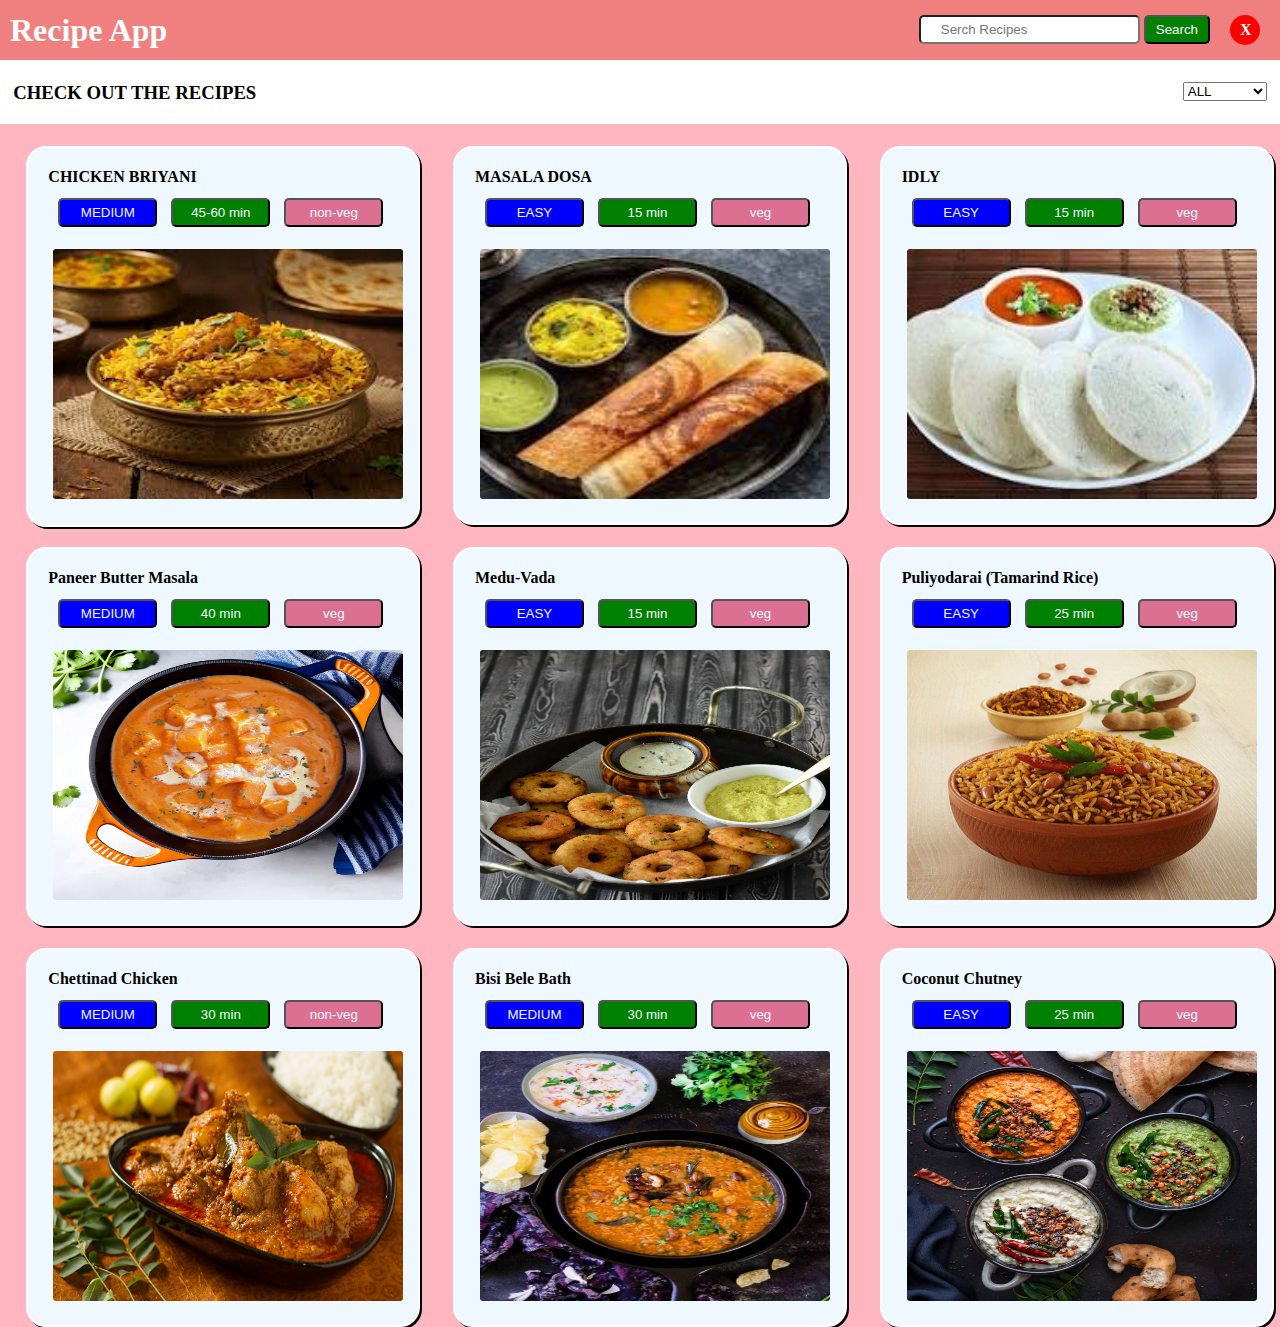
<file: code_arrange/index.html>
<!DOCTYPE html>
<html lang="en">
  <head>
    <meta charset="UTF-8" />
    <meta name="viewport" content="width=device-width, initial-scale=1.0" />
    <title>Document</title>
    <link rel="stylesheet" href="./style.css" />
    <link rel="icon" href="./img/dates_7161363.png" />
  </head>
  <body>
    <nav>
      <h1 class="nav-heading">Recipe App</h1>
      <div class="nav-div">
        <form class="search-recipe">
          <input type="text" placeholder="Serch Recipes" />
          <button class="search-btn">Search</button>
        </form>
        <div class="cut">
          <p>X</p>
        </div>
      </div>
    </nav>

    <div class="food-type">
      <h3>CHECK OUT THE RECIPES</h3>
      <form>
        <select>
          <option>ALL</option>
          <option>VEG</option>
          <option>NON VEG</option>
          <option>ESAY</option>
          <option>HARD</option>
          <option>MEDIUM</option>
        </select>
      </form>
    </div>
    <main>
      <div class="Recipes-col1">
        <a href="./details.html" style="text-decoration: none">
          <div class="BRIYANI">
            <h4>CHICKEN BRIYANI</h4>
            <button id="BRIYANI1" style="background-color: blue">MEDIUM</button>
            <button id="BRIYANI2" style="background-color: green">
              45-60 min
            </button>
            <button id="BRIYANI3" style="background-color: palevioletred">
              non-veg
            </button>
            <img src="./img/img1.jpg" alt="BRIYANI" />
          </div>
        </a>
        <div class="MASALADOSA">
          <a href="./details.html" style="text-decoration: none">
            <h4>MASALA DOSA</h4>
            <button id="MASALADOSA1" style="background-color: blue">
              EASY
            </button>
            <button id="MASALADOSA2" style="background-color: green">
              15 min
            </button>
            <button id="MASALADOSA3" style="background-color: palevioletred">
              veg
            </button>
            <img src="./img/download.jpg" alt="MASALA DOSA" />
          </a>
        </div>

        <div class="IDLY">
          <a href="./details.html" style="text-decoration: none">
            <h4>IDLY</h4>
            <button id="IDLY1" style="background-color: blue">EASY</button>
            <button id="IDLY2" style="background-color: green">15 min</button>
            <button id="IDLY3" style="background-color: palevioletred">
              veg
            </button>
            <img src="./img/download (1).jpg" alt="IDLY3" />
          </a>
        </div>
      </div>
      <div class="Recipes-col2">
        <div class="Paneer">
          <a href="./details.html" style="text-decoration: none">
            <h4>Paneer Butter Masala</h4>
            <button id="Paneer1" style="background-color: blue">MEDIUM</button>
            <button id="Paneer2" style="background-color: green">40 min</button>
            <button id="Paneer3" style="background-color: palevioletred">
              veg
            </button>
            <img src="./img/paneer-butter-masala-recipe.jpg" alt="Paneer" />
          </a>
        </div>

        <div class="medu-vada">
          <a href="./details.html" style="text-decoration: none">
            <h4>Medu-Vada</h4>
            <button class="o" id="medu-vada1" style="background-color: blue">
              EASY
            </button>
            <button class="o" id="medu-vada2" style="background-color: green">
              15 min
            </button>
            <button
              class="o"
              id="medu-vada3"
              style="background-color: palevioletred"
            >
              veg
            </button>
            <img src="./img/vrat-ka-medu-vada-2-2.jpg" alt="medu-vada" />
          </a>
        </div>

        <div class="Puliyodarai">
          <a href="./details.html" style="text-decoration: none">
            <h4>Puliyodarai (Tamarind Rice)</h4>
            <button id="Puliyodarai1" style="background-color: blue">
              EASY
            </button>
            <button id="Puliyodarai2" style="background-color: green">
              25 min
            </button>
            <button id="Puliyodarai3" style="background-color: palevioletred">
              veg
            </button>
            <img src="./img/puliyodarai.jpg" alt="Puliyodarai" />
          </a>
        </div>
      </div>
      <div class="Recipes-col3">
        <div class="Chettinad-Chicken">
          <a href="./details.html" style="text-decoration: none">
            <h4>Chettinad Chicken</h4>
            <button id="Chettinad-Chicken1" style="background-color: blue">
              MEDIUM
            </button>
            <button id="Chettinad-Chicken2" style="background-color: green">
              30 min
            </button>
            <button
              id="Chettinad-Chicken3"
              style="background-color: palevioletred"
            >
              non-veg
            </button>
            <img src="./img/chettinad.jpg" alt="Chettinad Chicken" />
          </a>
        </div>
        <div class="Bisi-Bele-Bath">
          <a href="./details.html" style="text-decoration: none">
            <h4>Bisi Bele Bath</h4>
            <button id="Bisi-Bele-Bath1" style="background-color: blue">
              MEDIUM
            </button>
            <button id="Bisi-Bele-Bath2" style="background-color: green">
              30 min
            </button>
            <button
              id="Bisi-Bele-Bath3"
              style="background-color: palevioletred"
            >
              veg
            </button>
            <img src="./img/bisi.jpg" alt="Bisi Bele Bath" />
          </a>
        </div>
        <div class="Coconut-Chutney">
          <a href="./details.html" style="text-decoration: none">
            <h4>Coconut Chutney</h4>
            <button id="Coconut-Chutney1" style="background-color: blue">
              EASY
            </button>
            <button id="Coconut-Chutney2" style="background-color: green">
              25 min
            </button>
            <button
              id="Coconut-Chutney3"
              style="background-color: palevioletred"
            >
              veg
            </button>
            <img
              src="./img/Best-Coconut-Chutney-Recipe.jpg"
              alt="Coconut Chutney"
            />
          </a>
        </div>
      </div>
    </main>
  </body>
</html>
</file>
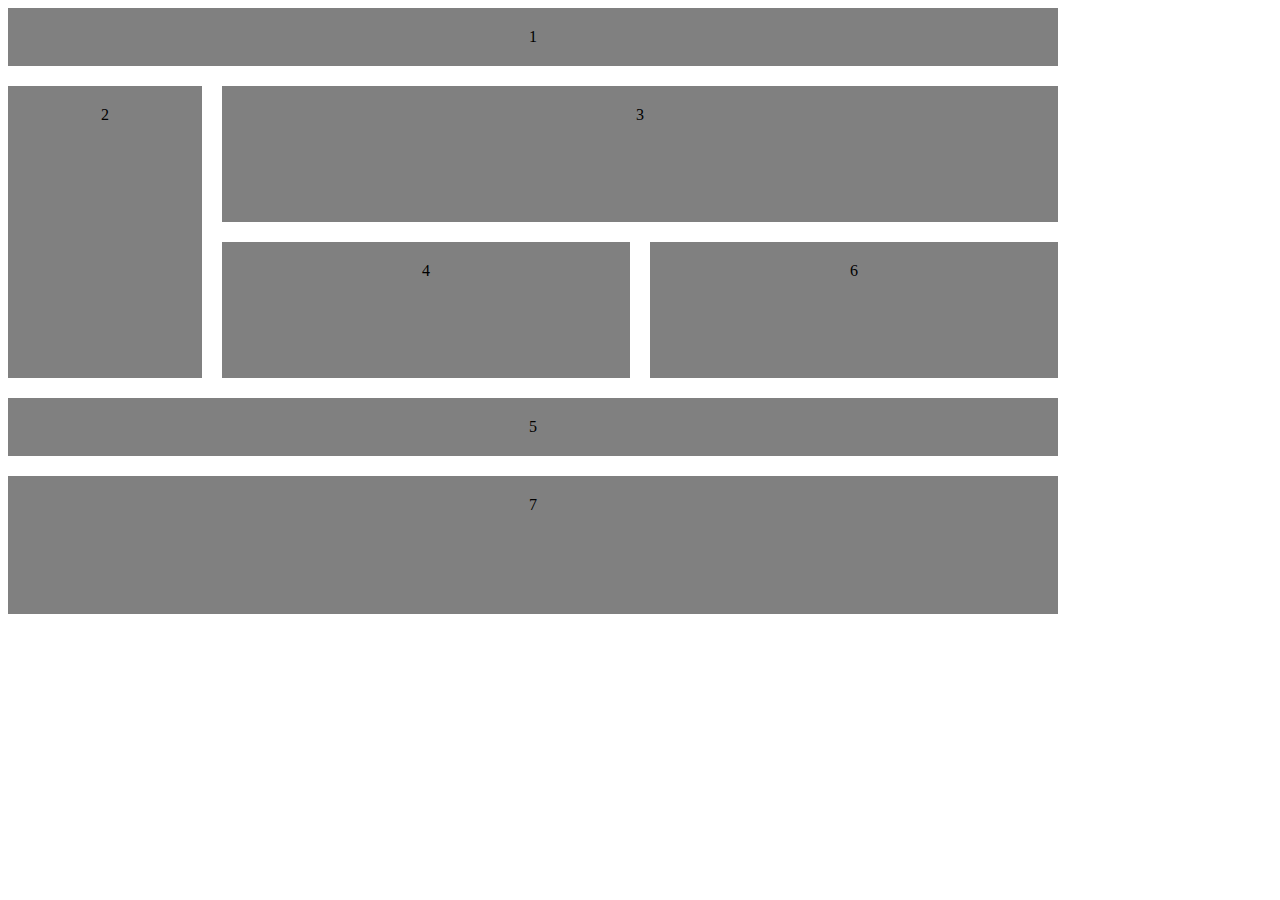
<file: grid/index.html>
<!doctype html>
<html lang="en">
  <head>
    <meta charset="UTF-8" />
    <meta name="viewport" content="width=device-width, initial-scale=1.0" />
    <title>Document</title>
    <script src="./script.js"></script>
    <link rel="stylesheet" href="./style.css">
  </head>
  <body>
 
<div class="parent">
    <div class="div1">1</div>
    <div class="div2">2</div>
    <div class="div3">3</div>
    <div class="div4">4</div>
    <div class="div5">5</div>
    <div class="div6">6</div>
    <div class="div7">7</div>
</div>
    
  </body>
</html>
</file>
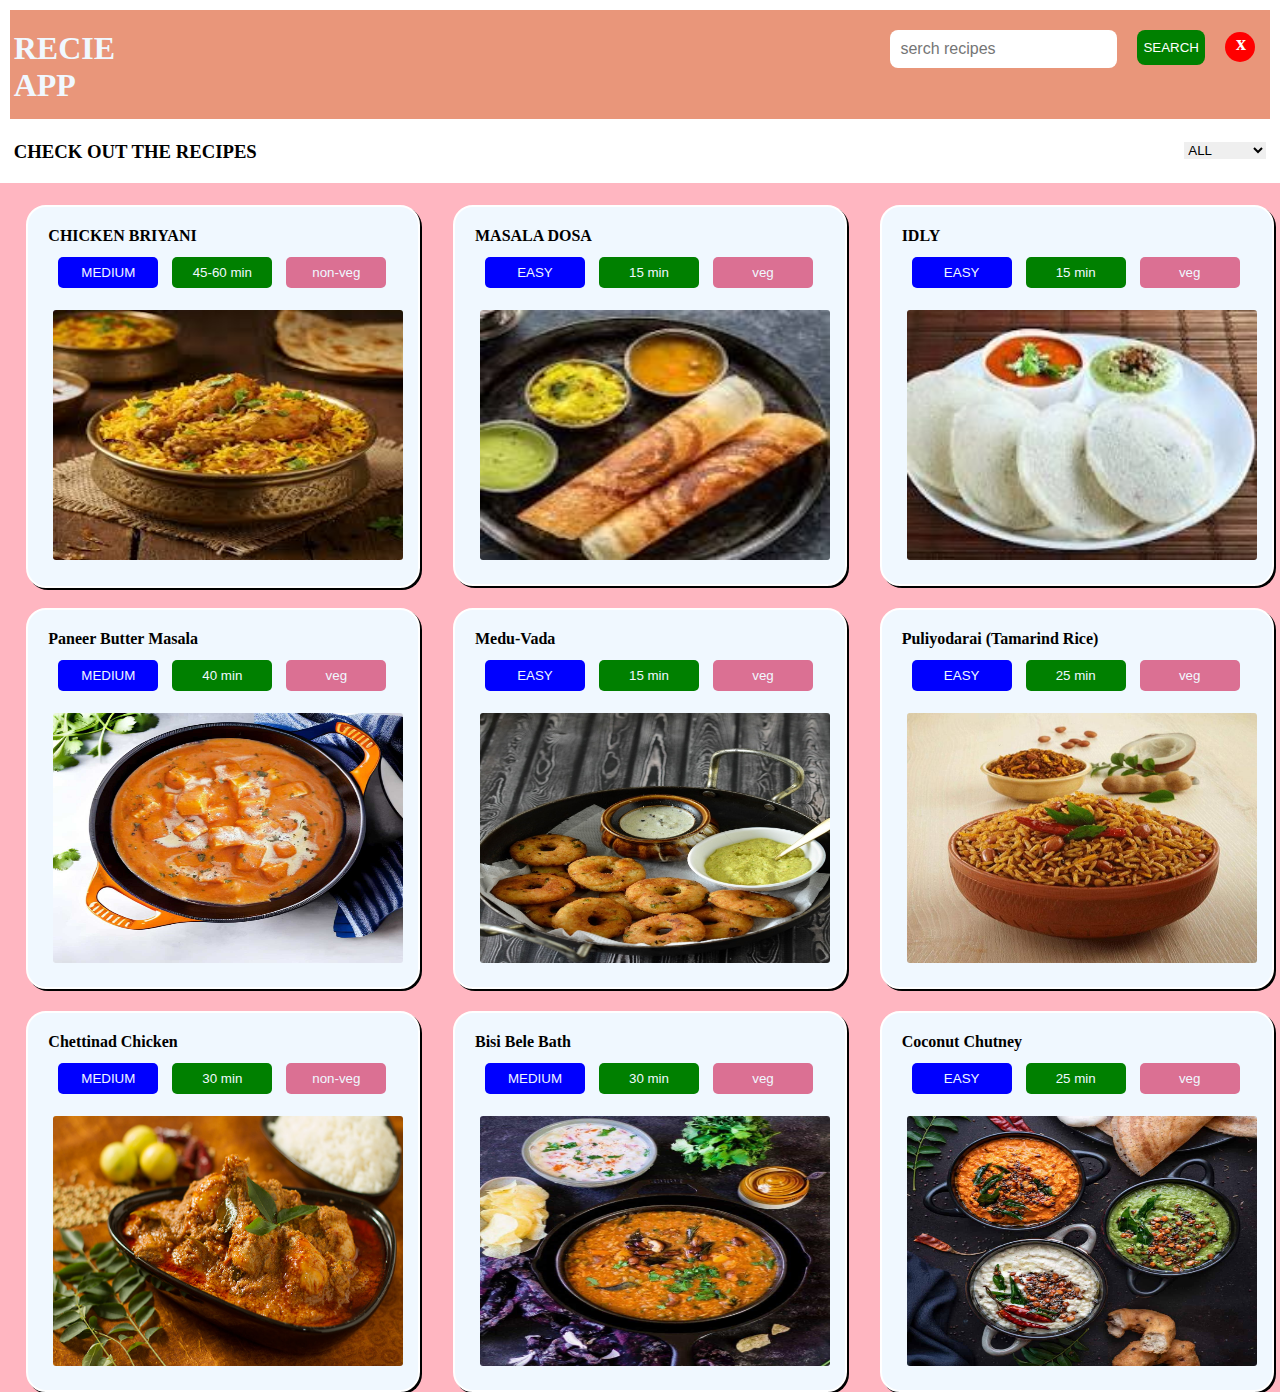
<file: new project food/index.html>
<!DOCTYPE html>
<html lang="en">
  <head>
    <meta charset="UTF-8" />
    <meta name="viewport" content="width=device-width, initial-scale=1.0" />
    <title>FOOD FACTORY</title>
    <link rel="stylesheet" href="./style.css" />
    <link rel="icon" href="./img/dates_7161363.png" />
  </head>
  <body>
    <nav>
      <div class="head"></div>
      <h1>RECIE APP</h1>
      <form>
        <input type="text" class="sea" placeholder="serch recipes" />
      </form>
      <button class="but1">SEARCH</button>
      <p class="para"><span>x</span></p>
    </nav>
    <div class="mid">
      <h3>CHECK OUT THE RECIPES</h3>
      <form>
        <select>
          <option>ALL</option>
          <option>VEG</option>
          <option>NON VEG</option>
          <option>ESAY</option>
          <option>HARD</option>
          <option>MEDIUM</option>
        </select>
      </form>
    </div>

    <section style="margin-top: 20px">
      <div class="dhi">
        <a href="./details.html" style="text-decoration: none">
          <div class="one">
            <h4>CHICKEN BRIYANI</h4>
            <button class="o" id="b1" style="background-color: blue">
              MEDIUM
            </button>
            <button class="o" id="b2" style="background-color: green">
              45-60 min
            </button>
            <button class="o" id="b3" style="background-color: palevioletred">
              non-veg
            </button>
            <img
              src="./img/img1.jpg"
              style="
                margin-top: 22px;
                width: 350px;
                margin-left: 5px;
                border-radius: 3px;
                height: 250px;
              "
              alt="BRIYANI"
            />
          </div>
        </a>
        <div class="one">
          <a href="./details.html" style="text-decoration: none">
            <h4>MASALA DOSA</h4>
            <button class="o" id="b1" style="background-color: blue">
              EASY
            </button>
            <button class="o" id="b2" style="background-color: green">
              15 min
            </button>
            <button class="o" id="b3" style="background-color: palevioletred">
              veg
            </button>
            <img
              src="./img/download.jpg"
              style="
                margin-top: 22px;
                width: 350px;
                margin-left: 5px;
                border-radius: 3px;
                height: 250px;
              "
              alt="BRIYANI"
            />
          </a>
        </div>
        <div class="one">
          <a href="./details.html" style="text-decoration: none">
            <h4>IDLY</h4>
            <button class="o" id="b1" style="background-color: blue">
              EASY
            </button>
            <button class="o" id="b2" style="background-color: green">
              15 min
            </button>
            <button class="o" id="b3" style="background-color: palevioletred">
              veg
            </button>
            <img
              src="./img/download (1).jpg"
              style="
                margin-top: 22px;
                width: 350px;
                margin-left: 5px;
                border-radius: 3px;
                height: 250px;
              "
              alt="BRIYANI"
            />
          </a>
        </div>
      </div>

      <div class="dhi">
        <div class="one">
          <a href="./details.html" style="text-decoration: none">
            <h4>Paneer Butter Masala</h4>
            <button class="o" id="b1" style="background-color: blue">
              MEDIUM
            </button>
            <button class="o" id="b2" style="background-color: green">
              40 min
            </button>
            <button class="o" id="b3" style="background-color: palevioletred">
              veg
            </button>
            <img
              src="./img/paneer-butter-masala-recipe.jpg"
              style="
                margin-top: 22px;
                width: 350px;
                margin-left: 5px;
                border-radius: 3px;
                height: 250px;
              "
              alt="BRIYANI"
            />
          </a>
        </div>
        <div class="one">
          <a href="./details.html" style="text-decoration: none">
            <h4>Medu-Vada</h4>
            <button class="o" id="b1" style="background-color: blue">
              EASY
            </button>
            <button class="o" id="b2" style="background-color: green">
              15 min
            </button>
            <button class="o" id="b3" style="background-color: palevioletred">
              veg
            </button>
            <img
              src="./img/vrat-ka-medu-vada-2-2.jpg"
              style="
                margin-top: 22px;
                width: 350px;
                margin-left: 5px;
                border-radius: 3px;
                height: 250px;
              "
              alt="medu-vada"
            />
          </a>
        </div>
        <div class="one">
          <a href="./details.html" style="text-decoration: none">
            <h4>Puliyodarai (Tamarind Rice)</h4>
            <button class="o" id="b1" style="background-color: blue">
              EASY
            </button>
            <button class="o" id="b2" style="background-color: green">
              25 min
            </button>
            <button class="o" id="b3" style="background-color: palevioletred">
              veg
            </button>
            <img
              src="./img/puliyodarai.jpg"
              style="
                margin-top: 22px;
                width: 350px;
                margin-left: 5px;
                border-radius: 3px;
                height: 250px;
              "
              alt="BRIYANI"
            />
          </a>
        </div>
      </div>

      <div class="dhi">
        <div class="one">
          <a href="./details.html" style="text-decoration: none">
            <h4>Chettinad Chicken</h4>
            <button class="o" id="b1" style="background-color: blue">
              MEDIUM
            </button>
            <button class="o" id="b2" style="background-color: green">
              30 min
            </button>
            <button class="o" id="b3" style="background-color: palevioletred">
              non-veg
            </button>
            <img
              src="./img/chettinad.jpg"
              style="
                margin-top: 22px;
                width: 350px;
                margin-left: 5px;
                border-radius: 3px;
                height: 250px;
              "
              alt="Chettinad Chicken"
            />
          </a>
        </div>
        <div class="one">
          <a href="./details.html" style="text-decoration: none">
            <h4>Bisi Bele Bath</h4>
            <button class="o" id="b1" style="background-color: blue">
              MEDIUM
            </button>
            <button class="o" id="b2" style="background-color: green">
              30 min
            </button>
            <button class="o" id="b3" style="background-color: palevioletred">
              veg
            </button>
            <img
              src="./img/bisi.jpg"
              style="
                margin-top: 22px;
                width: 350px;
                margin-left: 5px;
                border-radius: 3px;
                height: 250px;
              "
              alt="Bisi Bele Bath"
            />
          </a>
        </div>
        <div class="one">
          <a href="./details.html" style="text-decoration: none">
            <h4>Coconut Chutney</h4>
            <button class="o" id="b1" style="background-color: blue">
              EASY
            </button>
            <button class="o" id="b2" style="background-color: green">
              25 min
            </button>
            <button class="o" id="b3" style="background-color: palevioletred">
              veg
            </button>
            <img
              src="./img/Best-Coconut-Chutney-Recipe.jpg"
              style="
                margin-top: 22px;
                width: 350px;
                margin-left: 5px;
                border-radius: 3px;
                height: 250px;
              "
              alt="Coconut Chutney"
            />
          </a>
        </div>
      </div>
    </section>
  </body>
</html>
</file>
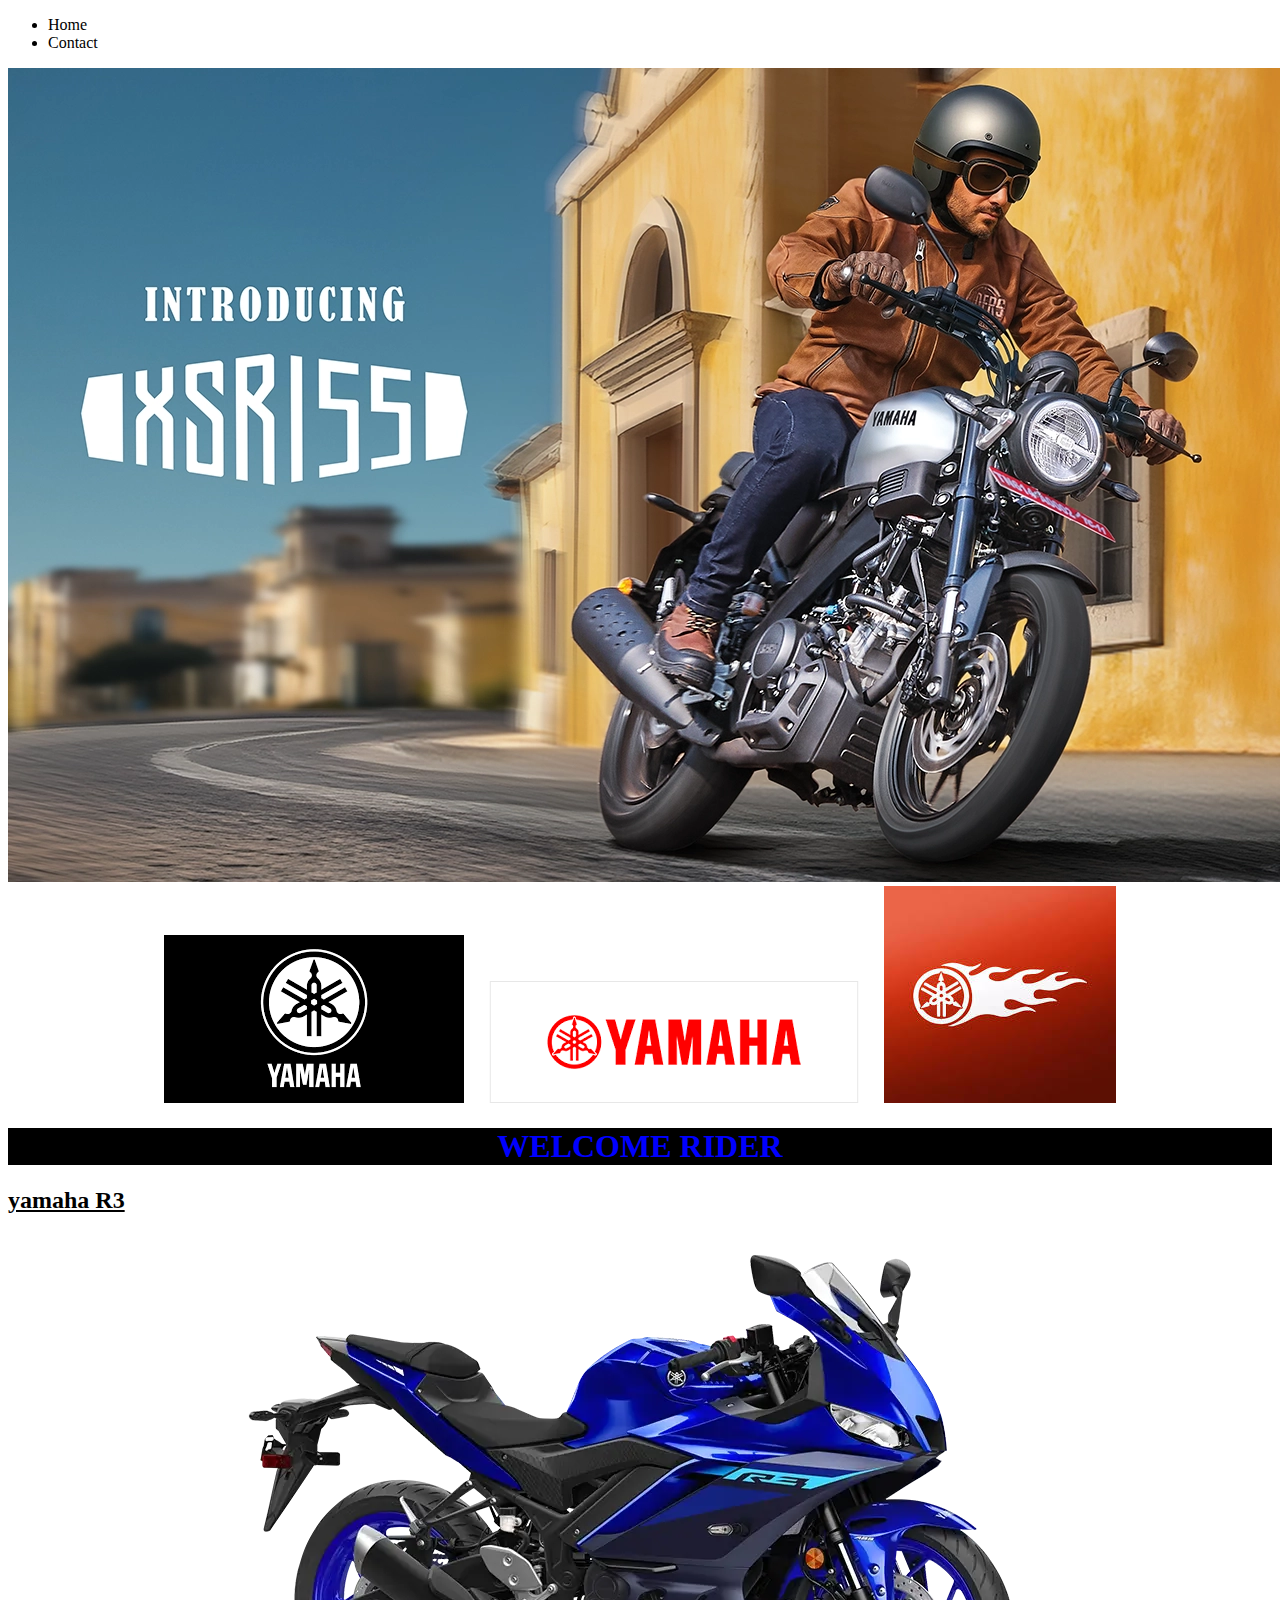
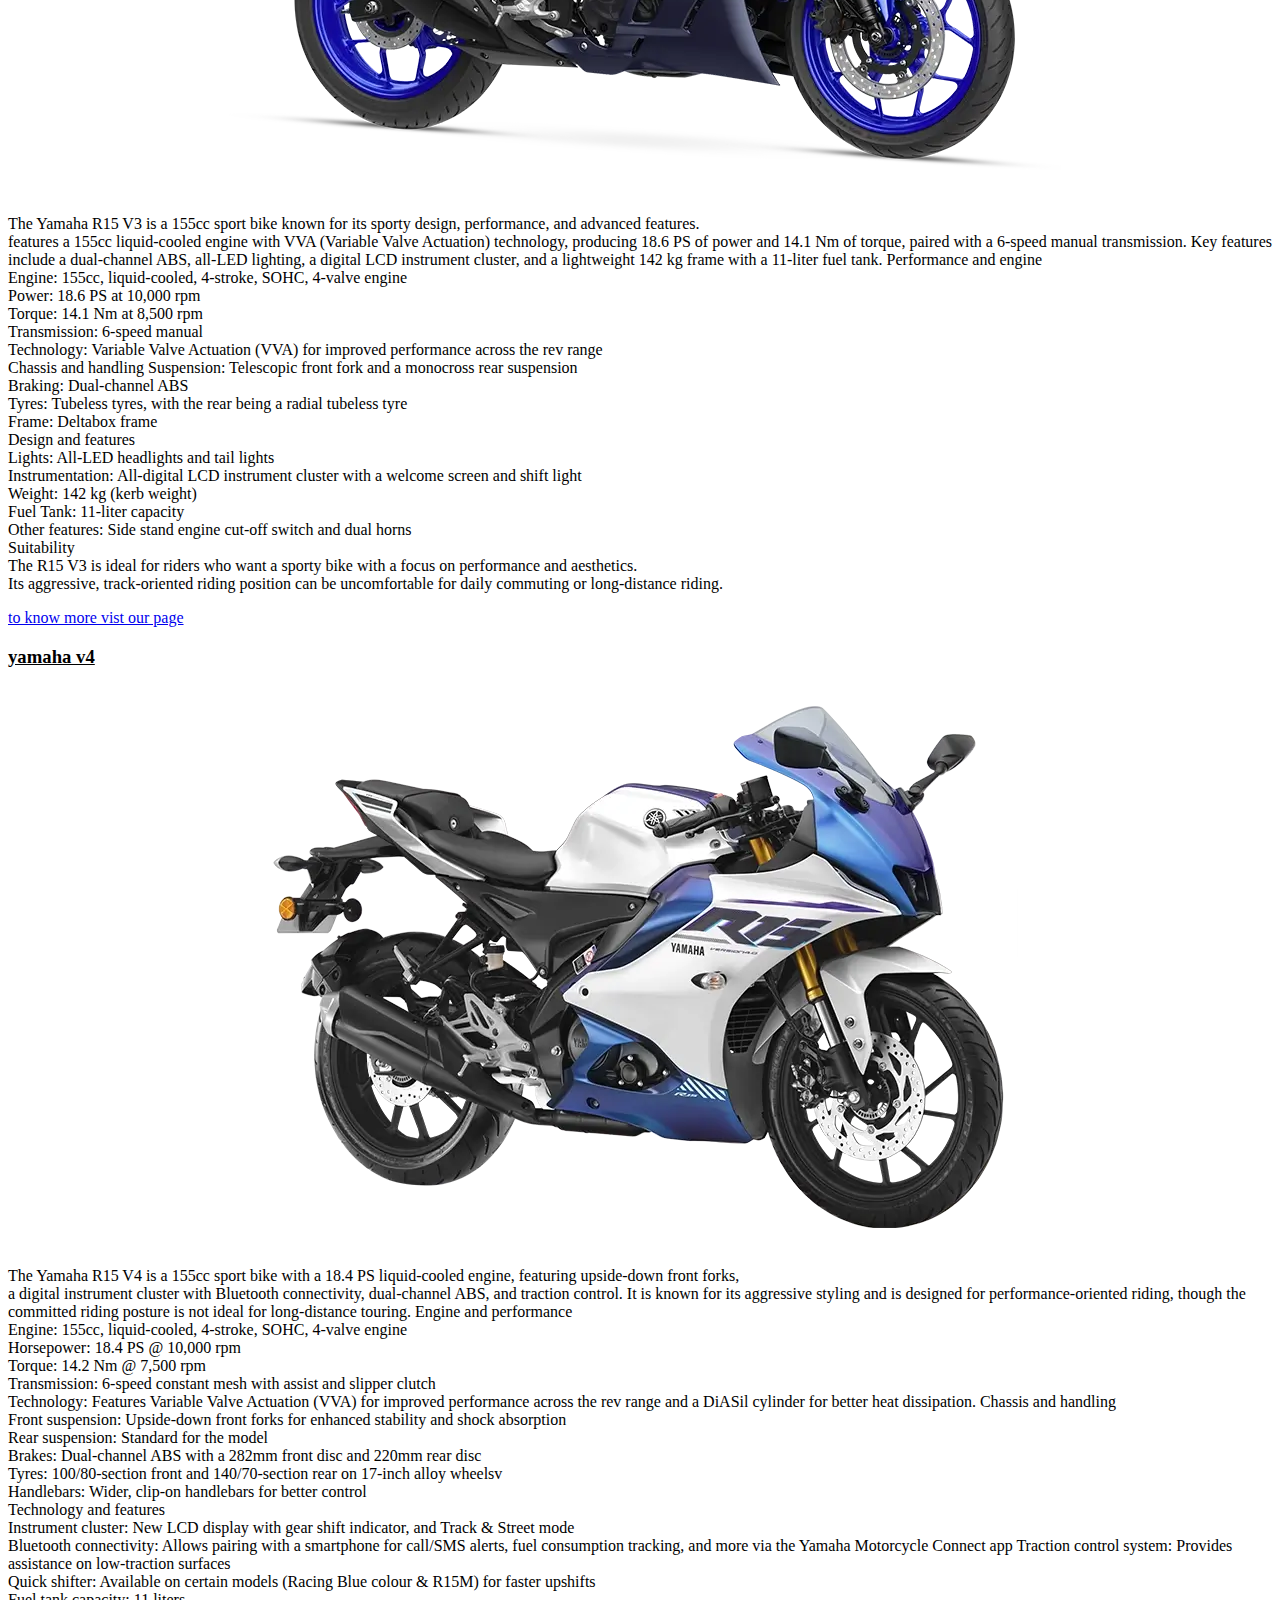
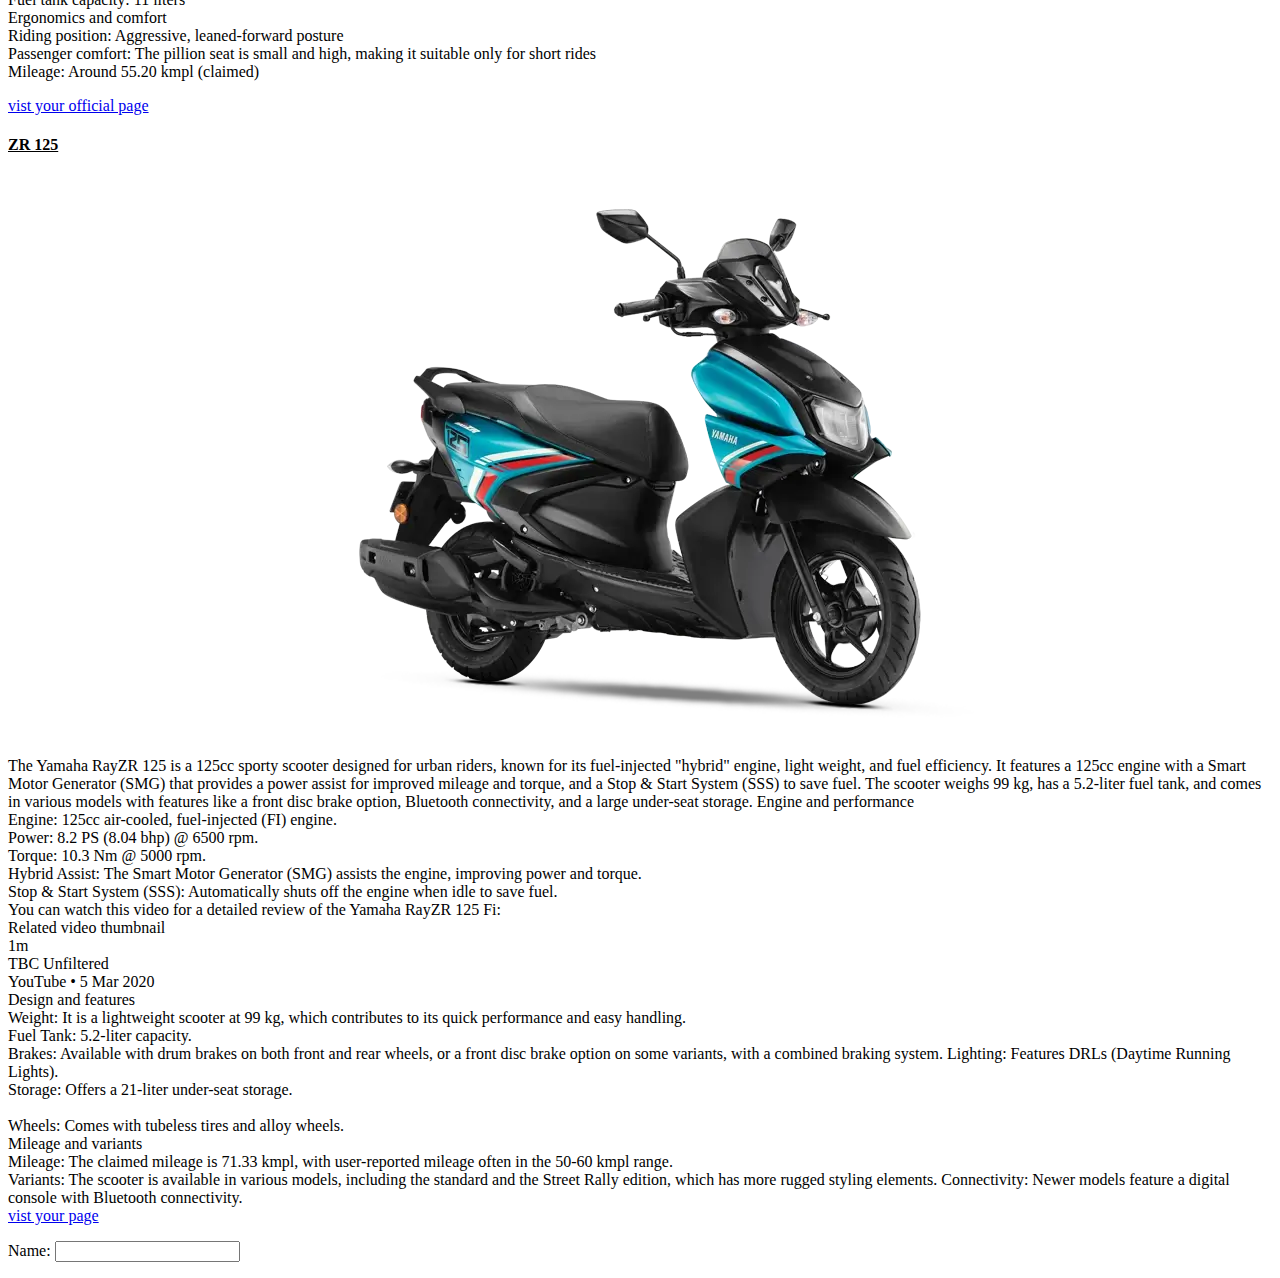
<file: WEB.HTML/index.html>
<!DOCTYPE html>
<html>
  <head>
    <title>YAMAHA</title>
  </head>
  <body>
    <ul>
      <li>Home</li>
      <li>Contact</li>
  </ul>
    <img src="IMAGE/welome.webp" alt="" style="height: 50" />
    <center>
      <img src="IMAGE/yamaha.png" alt="" style="width: 100" />
      <img src="IMAGE/s.png" alt="" style="margin-left: 0vmax width: 100;;" />
      <img src="IMAGE/ss.jpg" alt="" style="margin-right: 0cqb width: 100;;" />

      <h1 style="width: 100; color: blue; background-color: black">
        WELCOME RIDER
      </h1>
    </center>
    <strong>
      <h2><u>yamaha R3</u></h2>
    </strong>

    <center>
      <img src="IMAGE/r3-blue.webp" />
    </center>
    <p>
      The Yamaha R15 V3 is a 155cc sport bike known for its sporty design,
      performance, and advanced features.<br />
      features a 155cc liquid-cooled engine with VVA (Variable Valve Actuation)
      technology, producing 18.6 PS of power and 14.1 Nm of torque, paired with
      a 6-speed manual transmission. Key features include a dual-channel ABS,
      all-LED lighting, a digital LCD instrument cluster, and a lightweight 142
      kg frame with a 11-liter fuel tank. Performance and engine
      <br />
      Engine: 155cc, liquid-cooled, 4-stroke, SOHC, 4-valve engine
      <br />
      Power: 18.6 PS at 10,000 rpm
      <br />
      Torque: 14.1 Nm at 8,500 rpm
      <br />
      Transmission: 6-speed manual
      <br />
      Technology: Variable Valve Actuation (VVA) for improved performance across
      the rev range
      <br />
      Chassis and handling Suspension: Telescopic front fork and a monocross
      rear suspension
      <br />
      Braking: Dual-channel ABS<br />
      Tyres: Tubeless tyres, with the rear being a radial tubeless tyre<br />
      Frame: Deltabox frame <br />
      Design and features<br />
      Lights: All-LED headlights and tail lights<br />
      Instrumentation: All-digital LCD instrument cluster with a welcome screen
      and shift light<br />
      Weight: 142 kg (kerb weight)<br />
      Fuel Tank: 11-liter capacity<br />
      Other features: Side stand engine cut-off switch and dual horns <br />
      Suitability<br />
      The R15 V3 is ideal for riders who want a sporty bike with a focus on
      performance and aesthetics.<br />
      Its aggressive, track-oriented riding position can be uncomfortable for
      daily commuting or long-distance riding. <br />
    </p>
    <a href="https://www.yamaha-motor-india.com/yamaha-r3.html"
      >to know more vist our page</a
    >
    <h3><u>yamaha v4</u></h3>
    <center>
      <img src="IMAGE/v4 new.webp" alt="" />
    </center>

    <p>
      The Yamaha R15 V4 is a 155cc sport bike with a 18.4 PS liquid-cooled
      engine, featuring upside-down front forks, <br />a digital instrument
      cluster with Bluetooth connectivity, dual-channel ABS, and traction
      control. It is known for its aggressive styling and is designed for
      performance-oriented riding, though the committed riding posture is not
      ideal for long-distance touring. Engine and performance<br />
      Engine: 155cc, liquid-cooled, 4-stroke, SOHC, 4-valve engine<br />
      Horsepower: 18.4 PS @ 10,000 rpm<br />
      Torque: 14.2 Nm @ 7,500 rpm<br />
      Transmission: 6-speed constant mesh with assist and slipper clutch<br />
      Technology: Features Variable Valve Actuation (VVA) for improved
      performance across the rev range and a DiASil cylinder for better heat
      dissipation. Chassis and handling<br />
      Front suspension: Upside-down front forks for enhanced stability and shock
      absorption<br />
      Rear suspension: Standard for the model<br />
      Brakes: Dual-channel ABS with a 282mm front disc and 220mm rear disc<br />
      Tyres: 100/80-section front and 140/70-section rear on 17-inch alloy
      wheelsv<br />
      Handlebars: Wider, clip-on handlebars for better control <br />
      Technology and features<br />
      Instrument cluster: New LCD display with gear shift indicator, and Track &
      Street mode<br />
      Bluetooth connectivity: Allows pairing with a smartphone for call/SMS
      alerts, fuel consumption tracking, and more via the Yamaha Motorcycle
      Connect app Traction control system: Provides assistance on low-traction
      surfaces<br />
      Quick shifter: Available on certain models (Racing Blue colour & R15M) for
      faster upshifts<br />
      Fuel tank capacity: 11 liters <br />
      Ergonomics and comfort <br />
      Riding position: Aggressive, leaned-forward posture<br />
      Passenger comfort: The pillion seat is small and high, making it suitable
      only for short rides<br />
      Mileage: Around 55.20 kmpl (claimed) <br />
    </p>
    <a href="https://www.yamaha-motor-india.com/yamaha-r15m.html"
      >vist your official page</a
    >
    <h4><u>ZR 125</u></h4>
    <center>
      <img src="IMAGE/bike new.webp" alt="" />
    </center>

    <p>
      The Yamaha RayZR 125 is a 125cc sporty scooter designed for urban riders,
      known for its fuel-injected "hybrid" engine, light weight, and fuel
      efficiency. It features a 125cc engine with a Smart Motor Generator (SMG)
      that provides a power assist for improved mileage and torque, and a Stop &
      Start System (SSS) to save fuel. The scooter weighs 99 kg, has a 5.2-liter
      fuel tank, and comes in various models with features like a front disc
      brake option, Bluetooth connectivity, and a large under-seat storage.
      Engine and performance<br />
      Engine: 125cc air-cooled, fuel-injected (FI) engine.<br />
      Power: 8.2 PS (8.04 bhp) @ 6500 rpm.<br />
      Torque: 10.3 Nm @ 5000 rpm.<br />
      Hybrid Assist: The Smart Motor Generator (SMG) assists the engine,
      improving power and torque.<br />
      Stop & Start System (SSS): Automatically shuts off the engine when idle to
      save fuel. <br />
      You can watch this video for a detailed review of the Yamaha RayZR 125
      Fi:<br />
      Related video thumbnail<br />
      1m<br />

      TBC Unfiltered<br />
      YouTube • 5 Mar 2020<br />
      Design and features<br />
      Weight: It is a lightweight scooter at 99 kg, which contributes to its
      quick performance and easy handling.
      <br />
      Fuel Tank: 5.2-liter capacity.<br />
      Brakes: Available with drum brakes on both front and rear wheels, or a
      front disc brake option on some variants, with a combined braking system.
      Lighting: Features DRLs (Daytime Running Lights).<br />
      Storage: Offers a 21-liter under-seat storage.<br /><br />
      Wheels: Comes with tubeless tires and alloy wheels. <br />
      Mileage and variants<br />
      Mileage: The claimed mileage is 71.33 kmpl, with user-reported mileage
      often in the 50-60 kmpl range.<br />
      Variants: The scooter is available in various models, including the
      standard and the Street Rally edition, which has more rugged styling
      elements. Connectivity: Newer models feature a digital console with
      Bluetooth connectivity. <br />
      <a href="https://www.yamaha-motor-india.com/yamaha-ray-zr125fihybrid.html"
        >vist your page</a
      >
      <div>
        <labble for="name">Name:</labble>
        <input type="text">
      </div>
    </p>
  </body>
</html>
</file>
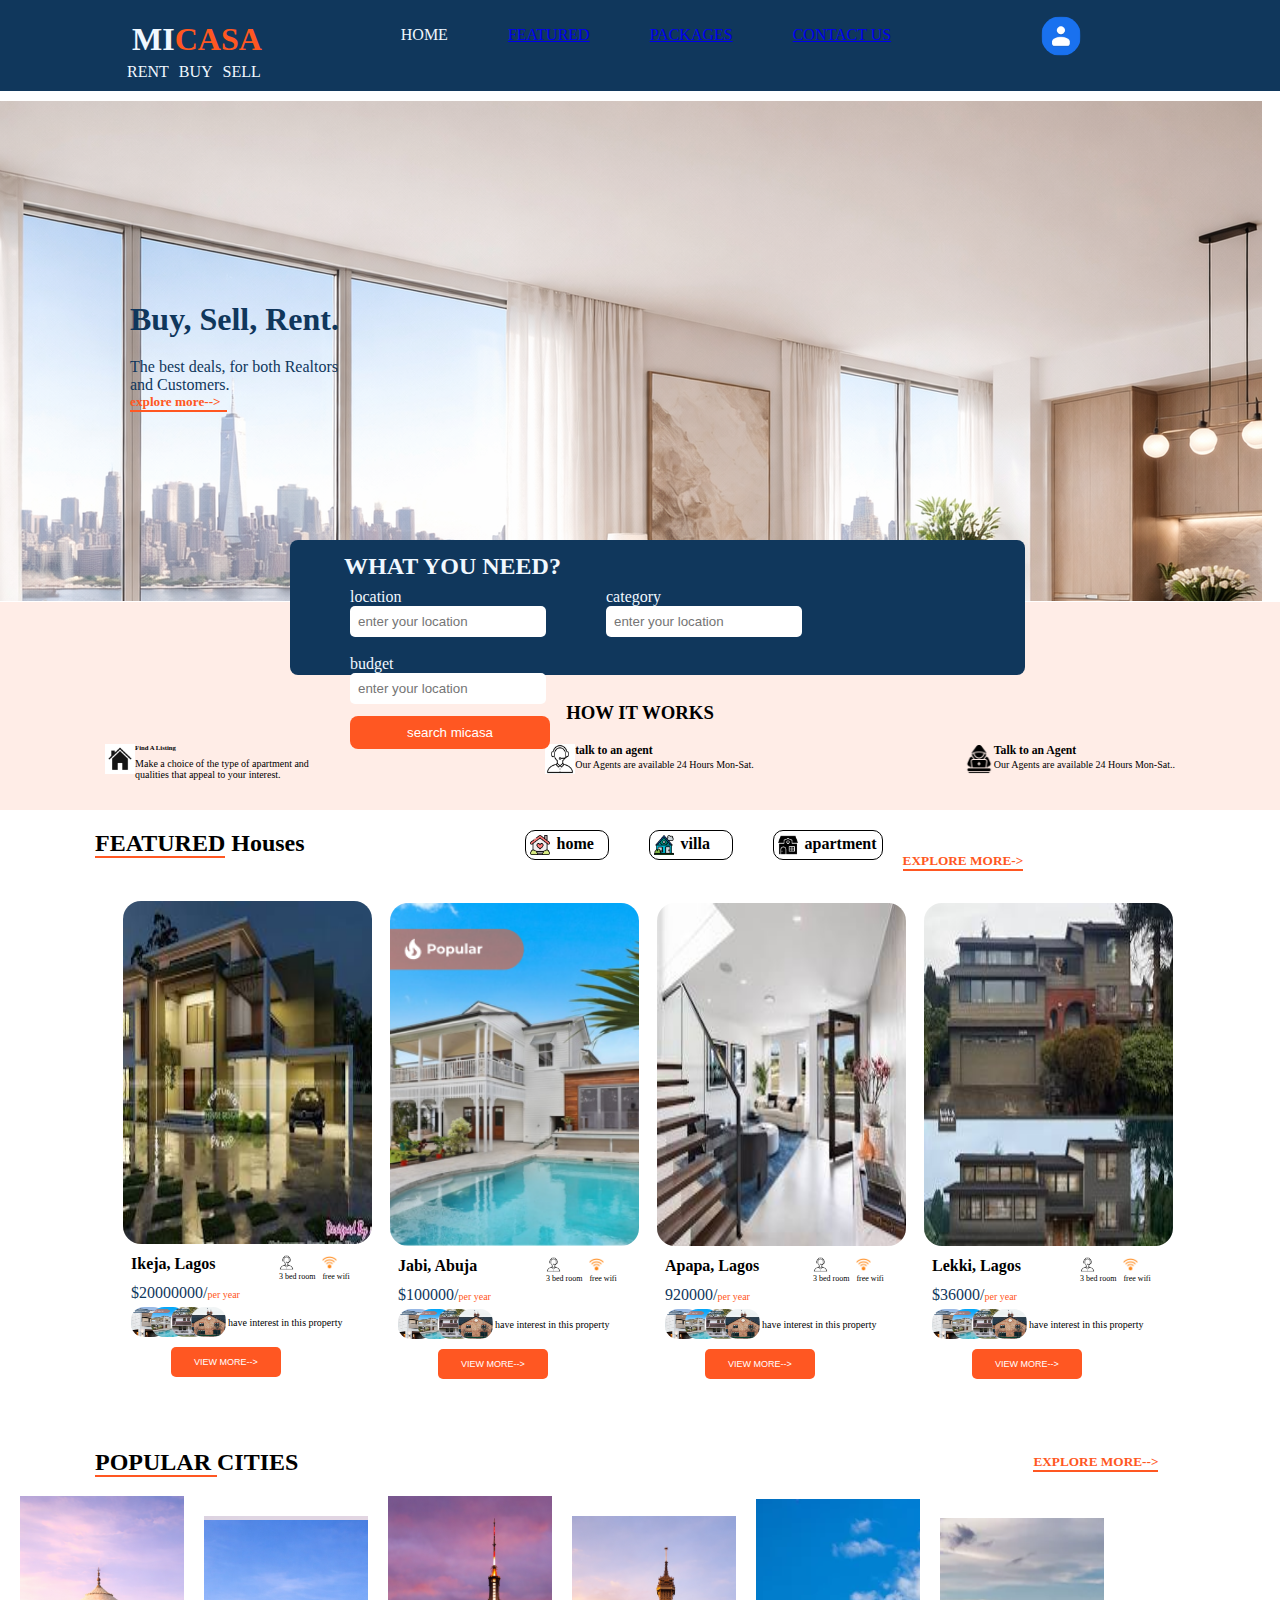
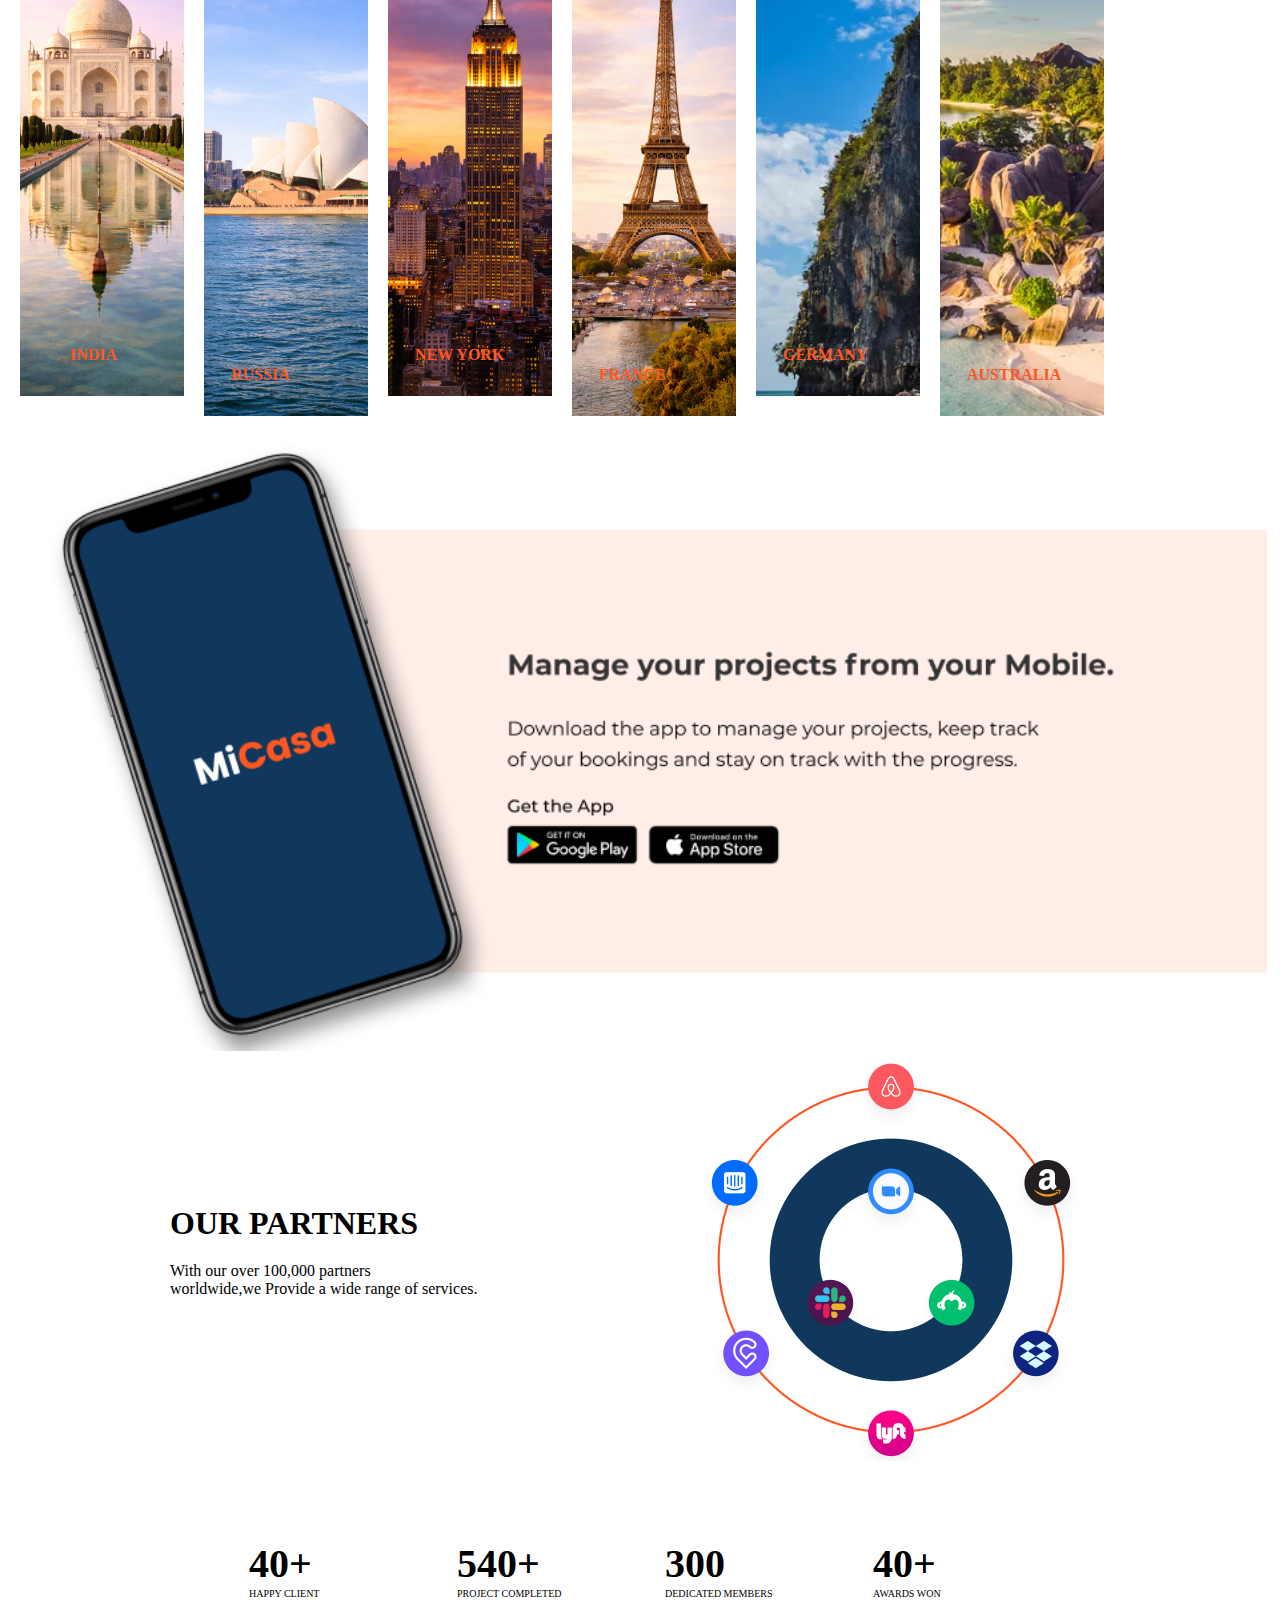
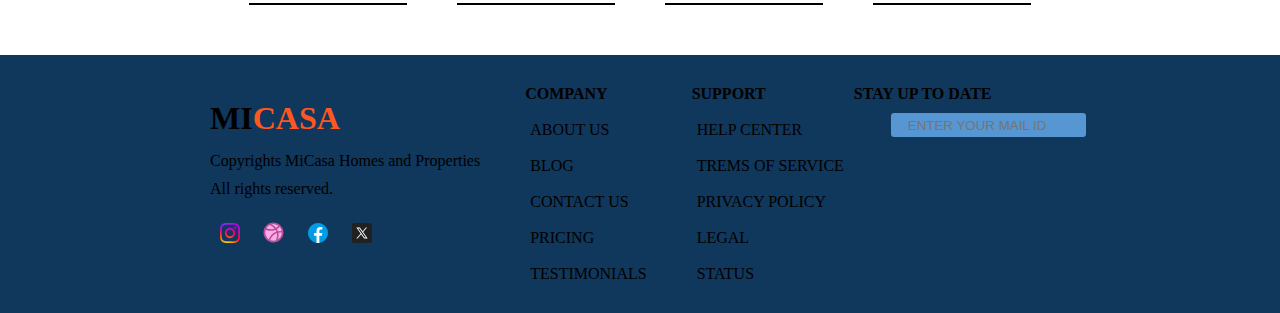
<file: micasa/css/index.html>
<!DOCTYPE html>
<html lang="en">
  <head>
    <meta charset="UTF-8" />
    <meta name="viewport" content="width- device-width, initial-scale=1.0" />
    <title>BOOKING WEBSITE</title>
    <link rel="icon" href="./img/6463383.png" />
    <link rel="stylesheet" href="./style.css" />
    <script>
      alert("welcome to our page")
    </script>
  </head>
  <body>
    <nav>
      <div class="nav-left">
        <h1>MI<span style="color: #ff5722">CASA</span></h1>

        <ul class="nav-actions">
          <li>RENT</li>
          <li>BUY</li>
          <li>SELL</li>
        </ul>
      </div>

      <div class="nav-center">
        <ul class="nav-menu">
          <li>HOME</li>
          <li><a href="#feature">FEATURED</a></li>
          <li><a href="#PACKAGES">PACKAGES</a></li>
          <li><a href="#CONTACTUS">CONTACT US</a></li>
        </ul>
      </div>
      <div class="nav-right">
        <img src="./img/google-contacts-icon-free-png.webp" alt="icon" />
      </div>
    </nav>

    <main>
      <div class="hero-section">
        <div class="hero-content">
          <h1>Buy, Sell, Rent.</h1>
          <p style="margin-top: 20px">
            The best deals, for both Realtors <br />and Customers.
          </p>
          <a
            href="https://prozonepalms.com/?utm_source=GoogleSearch&utm_medium=CPC&utm_campaign=Coimbatore&cstm_ppc_keyword=3%20bhk%20for%20sale%20in%20coimbatore&cstm_ppc_placement=&cstm_ppc_device=c&cstm_ppc_campaign=Coimbatore&cstm_ppc_channel=GoogleSearchNCK&gad_source=1&gad_campaignid=22459533018&gbraid=0AAAAAo93GCKxkGgtaMTZkD59vf0fjStrN&gclid=Cj0KCQiApfjKBhC0ARIsAMiR_ItynnT8wRDe7veyHPfba8sSBJeelq8_hd1t6oLLWfu5qLbvU_Fnen0aAlFDEALw_wcB"
            style="text-decoration: none"
            ><h5>explore more--></h5></a
          >
        </div>
      </div>

      <div class="search-box">
        <h2>WHAT YOU NEED?</h2>
        <br />
        <div class="search-form">
          <form>
            <div class="form-group">
              <label>location</label>
              <input
                type="text"
                placeholder="enter your location"
                style="width: 180px; padding: 8px; border-radius: 5px"
              /><br />
            </div>
            <div class="form-group">
              <label>category</label>
              <input
                type="text"
                placeholder="enter your location"
                style="width: 180px; padding: 8px; border-radius: 5px"
              /><br />
            </div>
            <div class="form-group">
              <label>budget</label>
              <input
                type="text"
                placeholder="enter your location"
                style="width: 180px; padding: 8px; border-radius: 5px"
              /><br />
              <a
                href="https://prozonepalms.com/?utm_source=GoogleSearch&utm_medium=CPC&utm_campaign=Coimbatore&cstm_ppc_keyword=3%20bhk%20for%20sale%20in%20coimbatore&cstm_ppc_placement=&cstm_ppc_device=c&cstm_ppc_campaign=Coimbatore&cstm_ppc_channel=GoogleSearchNCK&gad_source=1&gad_campaignid=22459533018&gbraid=0AAAAAo93GCKxkGgtaMTZkD59vf0fjStrN&gclid=Cj0KCQiApfjKBhC0ARIsAMiR_ItynnT8wRDe7veyHPfba8sSBJeelq8_hd1t6oLLWfu5qLbvU_Fnen0aAlFDEALw_wcB"
                style="text-decoration: none"
                ><button class="search-button">search micasa</button></a
              >
            </div>
          </form>
        </div>
      </div>

      <div class="how-it-works">
        <div class="section-title">
          <h3>HOW IT WORKS</h3>
        </div>
        <div class="steps-container">
          <div class="step-find">
            <div>
              <img src="./img/Real_Estate__28101_29.jpg" alt="icon" />
            </div>
            <div class="step-text">
              <h6>Find A Listing</h6>
              <p>
                Make a choice of the type of apartment and qualities that appeal
                to your interest.
              </p>
            </div>
          </div>
          <div class="step-agent">
            <img src="./img/download.jpg" alt="icon" />

            <div class="step-agent-text">
              <h3>talk to an agent</h3>
              <p>Our Agents are available 24 Hours Mon-Sat.</p>
            </div>
          </div>

          <div class="step-move">
            <img src="./img/6463383.png" alt="icon" />

            <div class="step-move-text">
              <h3>Talk to an Agent</h3>
              <p>Our Agents are available 24 Hours Mon-Sat..</p>
            </div>
          </div>
        </div>
      </div>

      <div class="featured-section" id="feature">
        <h2><span> FEATURED</span> Houses</h2>
        <div class="property-types">
          <div class="type-home">
            <img src="./img/home_3010995 (1).png" alt="icon" />
            <h4>home</h4>
          </div>
          <div class="type-villa">
            <img src="./img/house_1353022.png" alt="icon" />
            <h4>villa</h4>
          </div>
          <div class="type-apatment">
            <img src="./img/house_17073779.png" alt="icon" />
            <h4>apartment</h4>
          </div>
        </div>
        <div class="explore">
          <a href="https://vijayrajagroup.com/apartments-for-sale-in-chennai"
            ><h5>EXPLORE MORE-></h5></a
          >
        </div>
      </div>
      <!-- img 1 -->
      <div class="property-main">
        <div class="property-card">
          <div class="property-image" id="property-image1">
            <img src="./img/images (2).jpg" alt="house" />
          </div>
          <div class="property-details">
            <div class="property-info">
              <h4>Ikeja, Lagos</h4>

              <div class="property-features">
                <div class="feature-bed">
                  <img src="./img/download.jpg" alt="call" />
                  <p>3 bed room</p>
                </div>
                <div class="feature-wifi">
                  <img src="./img/wifi_17877309.png" alt="wifi" />
                  <p>free wifi</p>
                </div>
              </div>
            </div>
            <div class="rent-amount">
              <p>$20000000/<span>per year</span></p>
            </div>
            <div class="image-group">
              <img src="./img/Screenshot 2026-01-08 115502.png" alt="1" />
              <img src="./img/Screenshot 2026-01-08 115526.png" alt="2" />

              <img src="./img/Screenshot 2026-01-08 115538.png" alt="3" />
              <img src="./img/Screenshot 2026-01-08 115611.png" alt="4" />
              <p style="margin-left: 2px">have interest in this property</p>
            </div>

            <div class="explore-button">
              <a
                href="https://vijayrajagroup.com/apartments-for-sale-in-chennai"
                ><button>VIEW MORE--></button>
              </a>
            </div>
          </div>
        </div>
        
        <!-- img 2 -->
        <div class="property-main" id="PACKAGES">
          <div class="property-card">
            <div class="property-image">
              <img src="./img/Screenshot 2026-01-08 115526.png" alt="house" />
            </div>
            <div class="property-details">
              <div class="property-info">
                <h4>Jabi, Abuja</h4>

                <div class="property-features">
                  <div class="feature-bed">
                    <img src="./img/download.jpg" alt="call" />
                    <p>3 bed room</p>
                  </div>
                  <div class="feature-wifi">
                    <img src="./img/wifi_17877309.png" alt="wifi" />
                    <p>free wifi</p>
                  </div>
                </div>
              </div>
              <div class="rent-amount">
                <p>$100000/<span>per year</span></p>
              </div>
              <div class="image-group">
                <img src="./img/Screenshot 2026-01-08 115502.png" alt="1" />
                <img src="./img/Screenshot 2026-01-08 115526.png" alt="2" />

                <img src="./img/Screenshot 2026-01-08 115538.png" alt="3" />
                <img src="./img/Screenshot 2026-01-08 115611.png" alt="4" />
                <p style="margin-left: 2px">have interest in this property</p>
              </div>

              <div class="explore-button">
                <a
                  href="https://vijayrajagroup.com/apartments-for-sale-in-chennai"
                  ><button>VIEW MORE--></button>
                </a>
              </div>
            </div>
          </div>
        </div>
        <!-- img 3 -->
        <div class="property-main">
          <div class="property-card">
            <div class="property-image">
              <img src="./img/images (3).jpg" alt="house" />
            </div>
            <div class="property-details">
              <div class="property-info">
                <h4>Apapa, Lagos</h4>

                <div class="property-features">
                  <div class="feature-bed">
                    <img src="./img/download.jpg" alt="call" />
                    <p>3 bed room</p>
                  </div>
                  <div class="feature-wifi">
                    <img src="./img/wifi_17877309.png" alt="wifi" />
                    <p>free wifi</p>
                  </div>
                </div>
              </div>
              <div class="rent-amount">
                <p>920000/<span>per year</span></p>
              </div>
              <div class="image-group">
                <img src="./img/Screenshot 2026-01-08 115502.png" alt="1" />
                <img src="./img/Screenshot 2026-01-08 115526.png" alt="2" />

                <img src="./img/Screenshot 2026-01-08 115538.png" alt="3" />
                <img src="./img/Screenshot 2026-01-08 115611.png" alt="4" />
                <p style="margin-left: 2px">have interest in this property</p>
              </div>

              <div class="explore-button">
                <a
                  href="https://vijayrajagroup.com/apartments-for-sale-in-chennai"
                  ><button>VIEW MORE--></button>
                </a>
              </div>
            </div>
          </div>
        </div>
        <!-- img 4 -->
        <div class="property-main">
          <div class="property-card">
            <div class="property-image">
              <img src="./img/images (4).jpg" alt="house" />
            </div>
            <div class="property-details">
              <div class="property-info">
                <h4>Lekki, Lagos</h4>

                <div class="property-features">
                  <div class="feature-bed">
                    <img src="./img/download.jpg" alt="call" />
                    <p>3 bed room</p>
                  </div>
                  <div class="feature-wifi">
                    <img src="./img/wifi_17877309.png" alt="wifi" />
                    <p>free wifi</p>
                  </div>
                </div>
              </div>
              <div class="rent-amount">
                <p>$36000/<span>per year</span></p>
              </div>
              <div class="image-group">
                <img src="./img/Screenshot 2026-01-08 115502.png" alt="1" />
                <img src="./img/Screenshot 2026-01-08 115526.png" alt="2" />

                <img src="./img/Screenshot 2026-01-08 115538.png" alt="3" />
                <img src="./img/Screenshot 2026-01-08 115611.png" alt="4" />
                <p style="margin-left: 2px">have interest in this property</p>
              </div>

              <div class="explore-button">
                <a
                  href="https://vijayrajagroup.com/apartments-for-sale-in-chennai"
                  ><button>VIEW MORE--></button>
                </a>
              </div>
            </div>
          </div>
        </div>
      </div>

      <div class="city-section">
        <h2><span> POPULAR </span> CITIES</h2>

        <a href="https://vijayrajagroup.com/apartments-for-sale-in-chennai"
          ><h5>EXPLORE MORE--></h5></a
        >
      </div>
      <div class="city-img">
        <div class="city-img1">
          <h4>INDIA</h4>
        </div>
        <div class="city-img2">
          <h4>RUSSIA</h4>
        </div>
        <div class="city-img3">
          <h4>NEW YORK</h4>
        </div>
        <div class="city-img4">
          <h4>FRANCE</h4>
        </div>
        <div class="city-img5">
          <h4>GERMANY</h4>
        </div>
        <div class="city-img6">
          <h4>AUSTRALIA</h4>
        </div>
      </div>
      <!-- <div class="HOST-section">
        <img src="./img/22.jpg" alt="host">
        <div class="HOST-content">
          <h1>BECOME A HOST</h1>
          <p style="margin-top: 20px">
            Join thousands of Landlords<br />
            and earn an extra income.
          </p>

          <a href="https://vijayrajagroup.com/apartments-for-sale-in-chennai"
            ><button>VIEW MORE</button>
          </a>
          >
        </div>  
       </div> -->
      <div class="phone-img">
        <img src="./img/new.png" alt="phone" />
      </div>
      <div class="patners-section">
        <div class="patners-content">
          <h1>OUR PARTNERS</h1>
          <p style="margin-top: 20px">
            With our over 100,000 partners<br />
            worldwide,we Provide a wide range of services.
          </p>
        </div>
        <div class="patners-img">
          <img src="./img/side1.png" alt="partners" />
        </div>
      </div>
      <div class="feedback">
        <div class="happy-client">
          <h1>40+</h1>
          <p>HAPPY CLIENT</p>
          <hr />
        </div>
        <div class="Projects-Completed">
          <h1>540+</h1>
          <p>PROJECT COMPLETED</p>
          <hr />
        </div>
        <div class="Dedicated-Members">
          <h1>300</h1>
          <p>DEDICATED MEMBERS</p>
          <hr />
        </div>
        <div class="Awards-Won">
          <h1>40+</h1>
          <p>AWARDS WON</p>
          <hr />
        </div>
      </div>
    </main>
    <footer class="footer" id="CONTACT US">
      <div class="footer-section">
        <div class="footer-details">
          <div class="footer-frist-row">
            <div class="footer-frist-row-topic">
              <h1>MI<span>CASA</span></h1>
            </div>
            <div class="footer-frist-row-para">
              <p>Copyrights MiCasa Homes and Properties</p>
              <p class="footer-frist-row-para2">All rights reserved.</p>
            </div>
            <div class="footer-frist-row-icons">
              <img src="./img/instagram.svg" alt="instagram" />
              <img src="./img/dribbble.svg" alt="dribbble" />
              <img src="./img/facebook.svg" alt="facebook" />
              <img src="./img/twitterX.svg" alt="twitterX" />
            </div>
          </div>

          <div class="footer-second-row">
            <div class="footer-second-row-topic">
              <h4>COMPANY</h4>
            </div>
            <div class="footer-second-row-subtopic">
              <ul>
                <li>ABOUT US</li>
                <li>BLOG</li>
                <li>CONTACT US</li>
                <li>PRICING</li>
                <li>TESTIMONIALS</li>
              </ul>
            </div>
          </div>
          <div class="footer-thrid-row">
            <div class="footer-thrid-row-topic">
              <h4>SUPPORT</h4>
            </div>
            <div class="footer-third-row-subtopic">
              <ul>
                <li>HELP CENTER</li>
                <li>TREMS OF SERVICE</li>
                <li>PRIVACY POLICY</li>
                <li>LEGAL</li>
                <li>STATUS</li>
              </ul>
            </div>
          </div>
          <div class="footer-fourth-row">
            <div class="footer-fourth-row-topic">
              <h4>STAY UP TO DATE</h4>
              <div class="footer-serach-box">
                <form action="">
                  <input type="email" placeholder="ENTER YOUR MAIL ID" /
                  class="footer-serach-mail-box">
                </form>
              </div>
            </div>
          </div>
        </div>
      </div>
    </footer>
  </body>
</html>
</file>
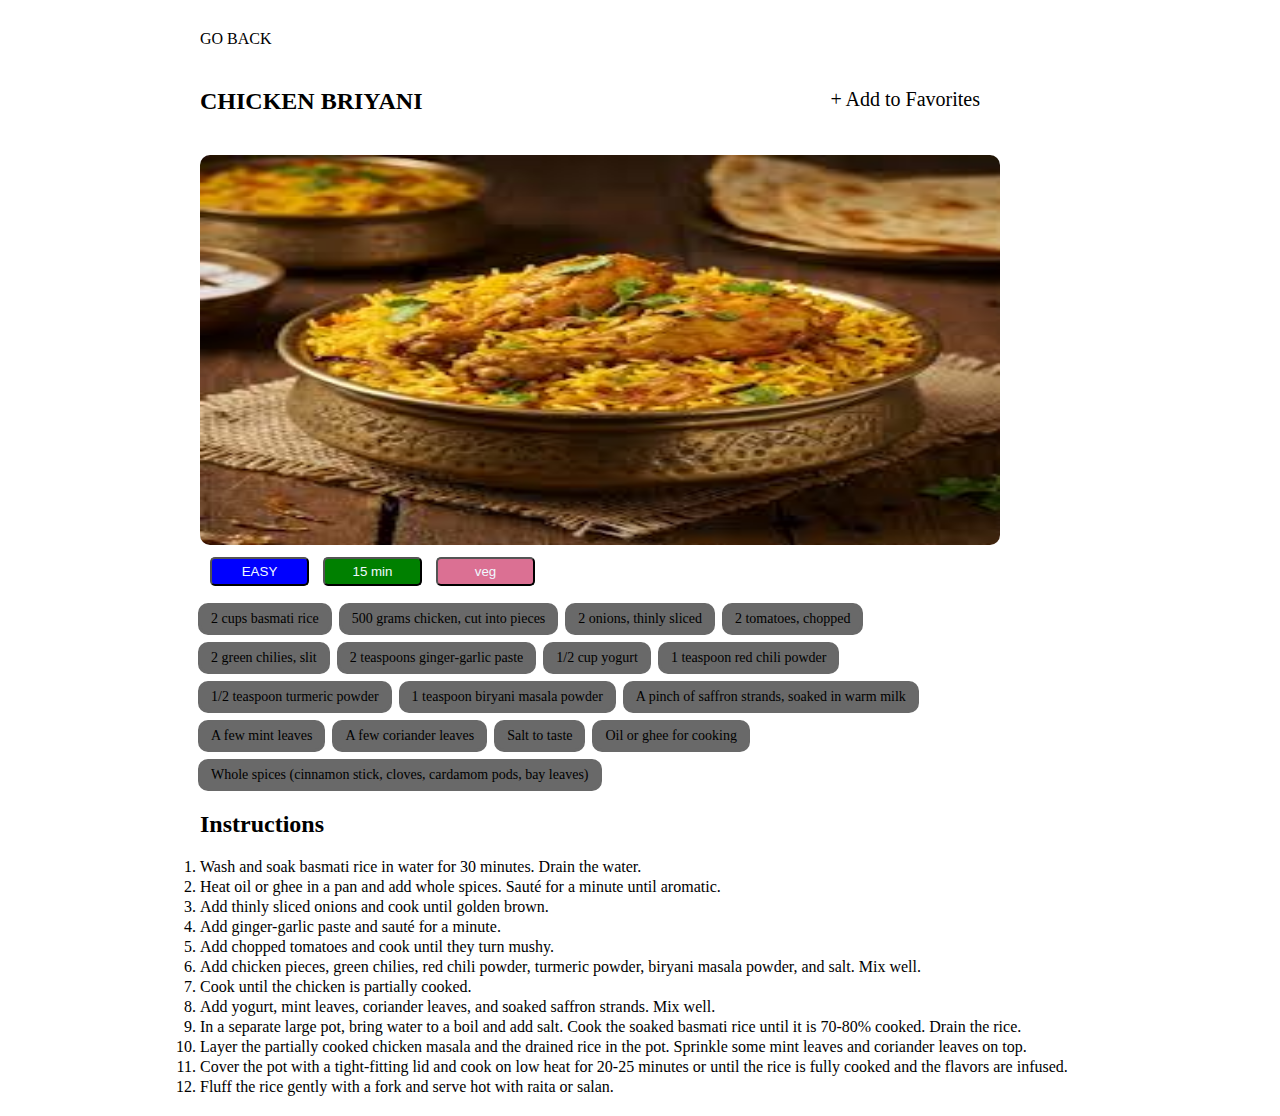
<file: code_arrange/details.html>
<!DOCTYPE html>
<html lang="en">
  <head>
    <meta charset="UTF-8" />
    <meta name="viewport" content="width=device-width, initial-scale=1.0" />
    <title>FOOD FACTORY</title>
    <link rel="stylesheet" href="./style.css" />
    <link rel="icon" href="./img/dates_7161363.png" />
  </head>
  <body>
    <div class="holder">
      <a href="./index.html" style="text-decoration: none; color: black"
        >GO BACK</a
      >

      <div class="head">
        <h2>CHICKEN BRIYANI</h2>
        <p style="font-size: 20px; margin-right: 300px">+ Add to Favorites</p>
      </div>

      <div class="image">
        <img
          src="./img/img1.jpg"
          style="border-radius: 10px"
          alt="CHICKEN BRIYANI"
          class="image"
        />
      </div>
      <div class="time-button">
        <button id="BRIYANI1" style="background-color: blue">EASY</button>
        <button id="BRIYANI1" style="background-color: green">15 min</button>
        <button id="BRIYANI1" style="background-color: palevioletred">
          veg
        </button>
      </div>

      <div class="matrial">
        <ul class="matrial-used">
          <li>2 cups basmati rice</li>
          <li>500 grams chicken, cut into pieces</li>
          <li>2 onions, thinly sliced</li>
          <li>2 tomatoes, chopped</li>
          <li>2 green chilies, slit</li>
          <li>2 teaspoons ginger-garlic paste</li>
          <li>1/2 cup yogurt</li>
          <li>1 teaspoon red chili powder</li>
          <li>1/2 teaspoon turmeric powder</li>
          <li>1 teaspoon biryani masala powder</li>
          <li>A pinch of saffron strands, soaked in warm milk</li>
          <li>A few mint leaves</li>
          <li>A few coriander leaves</li>
          <li>Salt to taste</li>
          <li>Oil or ghee for cooking</li>
          <li>
            Whole spices (cinnamon stick, cloves, cardamom pods, bay leaves)
          </li>
        </ul>
      </div>

      <div class="Instructions">
        <h2>Instructions</h2>

        <ol>
          <li>
            Wash and soak basmati rice in water for 30 minutes. Drain the water.
          </li>
          <li>
            Heat oil or ghee in a pan and add whole spices. Sauté for a minute
            until aromatic.
          </li>
          <li>Add thinly sliced onions and cook until golden brown.</li>
          <li>Add ginger-garlic paste and sauté for a minute.</li>
          <li>Add chopped tomatoes and cook until they turn mushy.</li>
          <li>
            Add chicken pieces, green chilies, red chili powder, turmeric
            powder, biryani masala powder, and salt. Mix well.
          </li>
          <li>Cook until the chicken is partially cooked.</li>
          <li>
            Add yogurt, mint leaves, coriander leaves, and soaked saffron
            strands. Mix well.
          </li>
          <li>
            In a separate large pot, bring water to a boil and add salt. Cook
            the soaked basmati rice until it is 70-80% cooked. Drain the rice.
          </li>
          <li>
            Layer the partially cooked chicken masala and the drained rice in
            the pot. Sprinkle some mint leaves and coriander leaves on top.
          </li>
          <li>
            Cover the pot with a tight-fitting lid and cook on low heat for
            20-25 minutes or until the rice is fully cooked and the flavors are
            infused.
          </li>
          <li>
            Fluff the rice gently with a fork and serve hot with raita or salan.
          </li>
        </ol>
      </div>
    </div>
  </body>
</html>
</file>
<file: code_arrange/style.css>
* {
  margin: 0;
  padding: 0;
  box-sizing: content-box;
}

nav {
  display: flex;
  justify-content: space-between;
  background-color: lightcoral;
  height: 60px;
  align-items: center;
}

.nav-heading {
  color: white;
  margin-left: 10px;
}

.nav-div {
  display: flex;
  gap: 20px;
  margin-right: 20px;
}

.search-recipe input {
  padding: 5px 20px;
  border-radius: 5px;
}

.search-btn {
  padding: 5px 10px;
  border-radius: 5px;
  background-color: green;
  color: white;
}

.cut {
  width: 30px;
  height: 30px;
  background-color: red;
  border-radius: 50%;
  color: white;
}
.cut p {
  margin-left: 10px;
  margin-top: 6px;
  font-weight: bold;
}

/* main */
main {
  background-color: lightpink;
  margin-top: 20px;
}

h4 {
  color: black;
}

.food-type {
  display: flex;
  justify-content: space-around;
  margin-top: 22px;
}

.food-type select {
  margin-left: 900px;
}

.BRIYANI {
  border: 2px solid white;
  border-radius: 20px;
  width: 250px;
  margin-top: 22px;
  height: 84%;
  min-width: 350px;
  margin-left: 30px;
  padding: 20px;
  background-color: aliceblue;
  box-shadow: 2px 2px black;
  margin-left: 20px;
}

#BRIYANI1,
#BRIYANI2,
#BRIYANI3 {
  margin-left: 10px;
  padding: 8px;
  width: 75px;
  margin-top: 12px;
  border-radius: 5px;
  padding: 5px 10px;
  color: aliceblue;
}

#BRIYANI1,
#BRIYANI2,
#BRIYANI3 :hover {
  cursor: pointer;
}

.BRIYANI img {
  margin-top: 22px;
  width: 350px;
  margin-left: 5px;
  border-radius: 3px;
  height: 250px;
}

.Recipes-col1 {
  display: flex;
  flex-direction: row;
  justify-content: space-around;
}

.MASALADOSA {
  border: 2px solid white;
  border-radius: 20px;
  width: 250px;
  margin-top: 22px;
  height: 84%;
  min-width: 350px;
  margin-left: 30px;
  padding: 20px;
  background-color: aliceblue;
  box-shadow: 2px 2px black;
  margin-left: 20px;
}

#MASALADOSA1,
#MASALADOSA2,
#MASALADOSA3 {
  margin-left: 10px;
  padding: 8px;
  width: 75px;
  margin-top: 12px;
  border-radius: 5px;
  padding: 5px 10px;
  color: aliceblue;
}

#MASALADOSA1,
#MASALADOSA2,
#MASALADOSA3 :hover {
  cursor: pointer;
}
.MASALADOSA img {
  margin-top: 22px;
  width: 350px;
  margin-left: 5px;
  border-radius: 3px;
  height: 250px;
}

.IDLY {
  border: 2px solid white;
  border-radius: 20px;
  width: 250px;
  margin-top: 22px;
  height: 84%;
  min-width: 350px;
  margin-left: 30px;
  padding: 20px;
  background-color: aliceblue;
  box-shadow: 2px 2px black;
  margin-left: 20px;
}

#IDLY1,
#IDLY2,
#IDLY3 {
  margin-left: 10px;
  padding: 8px;
  width: 75px;
  margin-top: 12px;
  border-radius: 5px;
  padding: 5px 10px;
  color: aliceblue;
}

#IDLY1,
#IDLY2,
#IDLY3 :hover {
  cursor: pointer;
}
.IDLY img {
  margin-top: 22px;
  width: 350px;
  margin-left: 5px;
  border-radius: 3px;
  height: 250px;
}
.Paneer {
  border: 2px solid white;
  border-radius: 20px;
  width: 250px;
  margin-top: 22px;
  height: 84%;
  min-width: 350px;
  margin-left: 30px;
  padding: 20px;
  background-color: aliceblue;
  box-shadow: 2px 2px black;
  margin-left: 20px;
}

#Paneer1,
#Paneer2,
#Paneer3 {
  margin-left: 10px;
  padding: 8px;
  width: 75px;
  margin-top: 12px;
  border-radius: 5px;
  padding: 5px 10px;
  color: aliceblue;
}

#Paneer1,
#Paneer2,
#Paneer3 :hover {
  cursor: pointer;
}

.Recipes-col2 {
  display: flex;
  flex-direction: row;
  justify-content: space-around;
}

.Paneer img {
  margin-top: 22px;
  width: 350px;
  margin-left: 5px;
  border-radius: 3px;
  height: 250px;
}
.medu-vada {
  border: 2px solid white;
  border-radius: 20px;
  width: 250px;
  margin-top: 22px;
  height: 84%;
  min-width: 350px;
  margin-left: 30px;
  padding: 20px;
  background-color: aliceblue;
  box-shadow: 2px 2px black;
  margin-left: 20px;
}

#medu-vada1,
#medu-vada2,
#medu-vada3 {
  margin-left: 10px;
  padding: 8px;
  width: 75px;
  margin-top: 12px;
  border-radius: 5px;
  padding: 5px 10px;
  color: aliceblue;
}

#medu-vada1,
#medu-vada2,
#medu-vada3 :hover {
  cursor: pointer;
}
.medu-vada img {
  margin-top: 22px;
  width: 350px;
  margin-left: 5px;
  border-radius: 3px;
  height: 250px;
}

.Puliyodarai {
  border: 2px solid white;
  border-radius: 20px;
  width: 250px;
  margin-top: 22px;
  height: 84%;
  min-width: 350px;
  margin-left: 30px;
  padding: 20px;
  background-color: aliceblue;
  box-shadow: 2px 2px black;
  margin-left: 20px;
}

#Puliyodarai1,
#Puliyodarai2,
#Puliyodarai3 {
  margin-left: 10px;
  padding: 8px;
  width: 75px;
  margin-top: 12px;
  border-radius: 5px;
  padding: 5px 10px;
  color: aliceblue;
}

#Puliyodarai1,
#Puliyodarai2,
#Puliyodarai3 :hover {
  cursor: pointer;
}
.Puliyodarai img {
  margin-top: 22px;
  width: 350px;
  margin-left: 5px;
  border-radius: 3px;
  height: 250px;
}
.Chettinad-Chicken {
  border: 2px solid white;
  border-radius: 20px;
  width: 250px;
  margin-top: 22px;
  height: 84%;
  min-width: 350px;
  margin-left: 30px;
  padding: 20px;
  background-color: aliceblue;
  box-shadow: 2px 2px black;
  margin-left: 20px;
}

#Chettinad-Chicken1,
#Chettinad-Chicken2,
#Chettinad-Chicken3 {
  margin-left: 10px;
  padding: 8px;
  width: 75px;
  margin-top: 12px;
  border-radius: 5px;
  padding: 5px 10px;
  color: aliceblue;
}

#Chettinad-Chicken1,
#Chettinad-Chicken2,
#Chettinad-Chicken3 :hover {
  cursor: pointer;
}
.Chettinad-Chicken img {
  margin-top: 22px;
  width: 350px;
  margin-left: 5px;
  border-radius: 3px;
  height: 250px;
}

.Recipes-col3 {
  display: flex;
  flex-direction: row;
  justify-content: space-around;
}
.Bisi-Bele-Bath {
  border: 2px solid white;
  border-radius: 20px;
  width: 250px;
  margin-top: 22px;
  height: 84%;
  min-width: 350px;
  margin-left: 30px;
  padding: 20px;
  background-color: aliceblue;
  box-shadow: 2px 2px black;
  margin-left: 20px;
}

#Bisi-Bele-Bath1,
#Bisi-Bele-Bath2,
#Bisi-Bele-Bath3 {
  margin-left: 10px;
  padding: 8px;
  width: 75px;
  margin-top: 12px;
  border-radius: 5px;
  padding: 5px 10px;
  color: aliceblue;
}

#Bisi-Bele-Bath1,
#Bisi-Bele-Bath2,
#Bisi-Bele-Bath3 :hover {
  cursor: pointer;
}
.Bisi-Bele-Bath img {
  margin-top: 22px;
  width: 350px;
  margin-left: 5px;
  border-radius: 3px;
  height: 250px;
}
.Coconut-Chutney {
  border: 2px solid white;
  border-radius: 20px;
  width: 250px;
  margin-top: 22px;
  height: 84%;
  min-width: 350px;
  margin-left: 30px;
  padding: 20px;
  background-color: aliceblue;
  box-shadow: 2px 2px black;
  margin-left: 20px;
}

#Coconut-Chutney1,
#Coconut-Chutney2,
#Coconut-Chutney3 {
  margin-left: 10px;
  padding: 8px;
  width: 75px;
  margin-top: 12px;
  border-radius: 5px;
  padding: 5px 10px;
  color: aliceblue;
}

#Coconut-Chutney1,
#Coconut-Chutney2,
#Coconut-Chutney3 :hover {
  cursor: pointer;
}
.Coconut-Chutney img {
  margin-top: 22px;
  width: 350px;
  margin-left: 5px;
  border-radius: 3px;
  height: 250px;
}

@media screen and (max-width: 768px) {
  nav {
    display: flex;
    flex-direction: column;
    height: auto;
  }

  .nav-heading {
    margin-top: 10px;
  }
  .nav-div {
    margin-top: 10px;
    margin-bottom: 5px;
  }
}

/* details css */


.holder {
  margin-left: 200px;
  margin-top: 30px;
}

.head {
  display: flex;
  flex-direction: row;
  justify-content: space-between;
  margin-top: 40px;
}

.image {
  width: 800px;
  height: 390px;
  margin-top: 20px;
}

.time-button{

  margin-top: 20px;
}
.matrial {
  margin-top: 10px;
  margin-left: -35px;
  margin-right: 300px;
}
.matrial-used {
  margin-left: 30px;
}
.matrial-used li {
  margin-left: 3px;
  border: solid 3px;
  border-color: dimgray;
  border-radius: 10px;
  background-color: dimgray;
  font-size: 14px;
  padding: 5px 10px;
  display: inline-block;
  margin-top: 7px;
}

.Instructions {
  margin-top: 20px;
}
ol {
  margin-top: 20px;
  margin-bottom: 20px;
}
li {
  margin-top: 2px;
}

@media only screen and (max-width: 600px) {
  * {
    margin: 0;
    padding: 0;
    box-sizing: content-box;
  }
  nav {
    background-color: darksalmon;
    width: 85%;
    display: flex;
    flex-direction: column;
    height: auto;
  }

  .head h1 {
    margin-left: 0px;
    text-align: center;
    color: white;
  }
</file>
<file: grid/style.css>
.parent {
  display: grid;
  grid-template-columns: repeat(6, 1fr);
  grid-template-rows: repeat(7, 1fr);
  gap: 20px;
}

.div1 {
  grid-column: span 5 / span 5;
  color: black;
  text-align: center;
  background-color: gray;
  padding: 20px;
}

.div2 {
  grid-row: span 4 / span 4;
  grid-row-start: 2;
  color: black;
  text-align: center;
  background-color: gray;
  padding: 20px;
}

.div3 {
  grid-column: span 4 / span 4;
  grid-row: span 2 / span 2;
  grid-row-start: 2;
  color: black;
  text-align: center;
  background-color: gray;
  padding: 20px;
}

.div4 {
  grid-column: span 2 / span 2;
  grid-row: span 2 / span 2;
  grid-column-start: 2;
  grid-row-start: 4;
  color: black;
  text-align: center;
  background-color: gray;
  padding: 20px;
}

.div5 {
  grid-column: span 5 / span 5;
  grid-row-start: 6;
  color: black;
  text-align: center;
  background-color: gray;
  padding: 20px;
}
.div6 {
  grid-column: span 2 / span 2;
  grid-row: span 2 / span 2;
  grid-column-start: 4;
  grid-row-start: 4;
  color: black;
  text-align: center;
  background-color: gray;
  padding: 20px;
}
.div7 {
  grid-column: span 6 / span 5;
  grid-row: span 6/ span 5;
  grid-column-start: 1;
  grid-row-start: 7;
  color: black;
  text-align: center;
  background-color: gray;
  padding: 20px;
}
</file>
<file: new project food/style.css>
* {
  margin: 0;
  border: 0;
}

nav {
  background-color: darksalmon;
  color: aliceblue;
  flex-direction: row;
  gap: 20px;
  padding: 15px;
  margin-top: 5px;
  display: flex;
  margin: 10px;
}
h4 {
  color: black;
}
.head {
  height: 40px;
  width: 80px;
  border-radius: 10px;
  color: white;
  margin-top: 5px;
  padding: 2px;
}
h1 {
  margin-left: -90px;
  margin-top: 5px;
  width: 200px;
}

.but1 {
  height: 35px;
  width: 80px;
  border-radius: 8px;
  background-color: green;
  color: white;
  margin-top: 5px;
  padding: 6px;
}

.para {
  width: 30px;
  height: 30px;
  background-color: red;
  color: white;
  border-radius: 50%;
  margin-top: 7px;
  padding-left: 5px;
}
.para span {
  font-size: 20px;
  font-weight: bold;
  margin-left: 6px;
  margin-top: 5px;
  margin-right: 9px;
}

.sea {
  border-radius: 8px;

  margin-left: 720px;
  margin-top: 5px;
  font-size: 16px;
  padding: 10px;
}
.mid {
  display: flex;
  justify-content: space-around;
  margin-top: 22px;
}
select {
  margin-left: 900px;
}
section {
  background-color: lightpink;
}

.one {
  border: 2px solid white;
  border-radius: 20px;
  width: 250px;
  margin-top: 22px;
  height: 84%;
  min-width: 350px;
  margin-left: 30px;
  padding: 20px;
  background-color: aliceblue;
  box-shadow: 2px 2px black;
  margin-left: 20px;
}
.o:hover {
  cursor: pointer;
}

.o {
  margin-top: 12px;
  border-radius: 5px;
  padding: 5px 10px;
  color: aliceblue;
}

#b1 {
  margin-left: 10px;
  padding: 8px;
  width: 100px;
}
#b2 {
  margin-left: 10px;
  padding: 8px;
  width: 100px;
}
#b3 {
  margin-left: 10px;
  padding: 8px;
  width: 100px;
}

.dhi {
  display: flex;
  flex-direction: row;
  justify-content: space-around;
}

/* details styles */

.holder {
  margin-left: 200px;
  margin-top: 30px;
}

.top {
  display: flex;
  flex-direction: row;
  justify-content: space-between;
  margin-top: 40px;
}

.imd {
  width: 800px;
  height: 400px;
  margin-top: 20px;
}

.un {
  margin-top: 10px;
  margin-left: -35px;
  margin-right: 300px;
}
.ingri li {
  margin-left: 3px;
  border: solid 3px;
  border-color: dimgray;
  border-radius: 10px;
  background-color: dimgray;
  font-size: 14px;
  padding: 5px 10px;
  display: inline-block;
  margin-top: 7px;
}

.inst {
  margin-top: 20px;
}
ol {
  margin-top: 20px;
  margin-bottom: 20px;
}
li {
  margin-top: 2px;
}
</file>
<file: micasa/css/style.css>
* {
  margin: 0;
  border: 0;
}

nav {
  background-color: #10375c;
  color: aliceblue;
  padding: 1px 0px 10px 45px;
  display: flex;
  flex-wrap: wrap;
}
.nav-left {
  margin-left: 42px;
}
.nav-actions {
  text-decoration: none;
  display: flex;
  flex-wrap: wrap;
}
.nav-menu {
  text-decoration: none;
  display: flex;
  flex-wrap: wrap;
}
.nav-actions li {
  list-style: none;
  margin-top: 5px;
  margin-right: 10px;
}
.nav-menu li {
  display: flex;
  flex-direction: row;
  flex-wrap: wrap;

  list-style: none;
  margin-top: 5px;
  margin-right: 60px;
}

.nav-menu li:hover {
  color: red;
  cursor: pointer;
  text-decoration: underline;
  margin-left: 3px;
}

.nav-left h1 {
  margin-left: 45px;
  margin-top: 20px;
}

.nav-center {
  margin-top: 20px;
  margin-left: 90px;
}

.nav-right {
  display: flex;
  flex-wrap: wrap;
}
.nav-right img {
  width: 40px;
  height: 40px;
  border-radius: 100px;
  margin-top: 15px;
  margin-left: 90px;
}

.hero-section {
  background-image: url("./img/ff5931fd-a4b0-4f4a-a70d-6ecc24030fb3.png");
  height: 500px;
  width: 1262px;
  margin-top: 10px;
  color: #10375c;
}
.hero-content h5 {
  border-bottom: #ff5722 solid 2px;
  width: 97px;
  color: #ff5722;
}
.hero-content {
  position: relative;
  top: 200px;
  left: 130px;
}
.hero-content button {
  border-radius: 20px;
  color: #ff5722;
  background-color: white;
}

.search-box {
  background-color: #10375c;
  width: 735px;
  height: 135px;
  border-radius: 8px;
  margin-left: 290px;
  position: relative;
  top: -61px;
  color: aliceblue;
}

.search-form form {
  display: flex;
  flex: row;
  flex-wrap: wrap;
  margin-top: -10px;
}

.form-group {
  display: flex;
  flex-direction: column;
  flex-wrap: wrap;

  margin-left: 60px;
}

.search-box h2 {
  padding-left: 54px;
  padding-top: 13px;
}

.search-button {
  background-color: #ff5722;
  color: white;
  padding: 9px;
  border-radius: 8px;
  width: 200px;
  margin-top: -6px;
}

.section-title {
  width: 100%;
  display: flex;
  justify-content: center;
}

.step-find {
  display: flex;
  grid-row: 1;
}
.step-find img {
  width: 30px;
  height: 30px;
}
.step-text {
  width: 200px;
  font-size: 10px;
  gap: 7px;
  display: flex;
  flex-direction: column;
}
.step-agent {
  display: flex;
  font-size: 10px;
  grid-row: 1;
}

.step-agent img {
  width: 30px;
  height: 30px;
}

.step-agent-text {
  display: flex;
  flex-direction: column;
  gap: 2px;
}

.step-move {
  display: flex;
  font-size: 10px;
  grid-row: 1;
}

.step-move img {
  width: 30px;
  height: 30px;
}

.step-move-text {
  display: flex;
  flex-direction: column;
  gap: 2px;
}

.steps-container {
  display: flex;
  flex-direction: row;
  justify-content: center;
  margin-top: 20px;
  justify-content: space-around;
}
.how-it-works {
  background-color: #ff57221c;
  margin-top: -134px;
  padding-top: 100px;
  padding-bottom: 30px;
}

.featured-section {
  display: flex;
  flex-direction: row;
  gap: 20px;
  margin-top: 20px;
}
.property-types {
  margin-left: 200px;
  display: flex;
  flex-direction: row;
  gap: 40px;
}

.property-types .type-home:hover {
  background-color: #ff5722;
  color: aliceblue;
  cursor: pointer;
}

.property-types .type-villa:hover {
  background-color: #ff5722;
  color: aliceblue;
  cursor: pointer;
}

.featured-section span {
  margin-left: 95px;
  border-bottom: #ff5722 solid 2px;
}
.featured-section a {
  text-decoration: none;
  margin-left: 115px;
}
.featured-section h5 {
  border-bottom: #ff5722 solid 2px;
  color: #ff5722;
  margin-top: 5px;
}

.featured-section .type-apatment:hover {
  background-color: #ff5722;
  color: aliceblue;
  cursor: pointer;
}
.property-types span {
  border-bottom: #ff5722 solid 2px;
}

.type-home {
  border: black solid 1px;
  width: 74px;
  padding: 4px;
  border-radius: 10px;
  text-align: center;
  display: flex;
  gap: 7px;
  height: 20px;
}
.type-villa {
  border: black solid 1px;
  width: 74px;
  padding: 4px;
  border-radius: 10px;
  text-align: center;
  display: flex;
  gap: 7px;
  height: 20px;
}
.type-apatment {
  border: black solid 1px;
  width: 100px;
  padding: 4px;
  border-radius: 10px;
  text-align: center;
  display: flex;
  gap: 7px;
  height: 20px;
}
.type-home img {
  width: 20px;
  height: 20px;
}
.type-villa img {
  width: 20px;
  height: 20px;
}
.type-apartment img {
  width: 20px;
  height: 20px;
}

.rent-amount p {
  margin-top: 3px;
  margin-bottom: 3px;
  color: #10375c;
}

.rent-amount span {
  font-size: 10px;
  color: #ff5722;
}

.type-apartment {
  border: black solid 1px;
  width: 102px;
  padding: 4px;
  border-radius: 10px;
  text-align: center;
  display: flex;
  gap: 7px;
}
.feature-bed img {
  width: 15px;
  height: 15px;
}
.feature-bed {
  font-size: 8px;
}
.feature-wifi img {
  width: 15px;
  height: 15px;
}
.feature-wifi {
  font-size: 8px;
}

.property-info {
  display: flex;
  margin-top: 5px;
}
.property-features {
  display: flex;
  flex-direction: row;
  margin-left: 45px;
  gap: 7px;
}

.image-group {
  display: flex;
  flex-direction: row;
  margin-top: 5px;
  font-size: 10px;
  align-items: center;
}
.image-group img {
  width: 35px;
  height: 30px;
  border-radius: 13px;
}
.image-group img:nth-child(2),
.image-group img:nth-child(3),
.image-group img:nth-child(4) {
  margin-left: -15px;
}

.explore-button button {
  background-color: #ff5722;
  padding: 10px 10px 10px 10px;
  border-radius: 5px;
  width: 110px;
  height: 30px;
  margin-top: 10px;
  margin-left: 40px;
  font-size: 9px;
  color: white;
}
.explore-button button:hover {
  cursor: pointer;
}
.property-image img {
  width: 249px;
  height: 343px;
  padding: 2px;
  border-radius: 20px;
}
.property-details {
  margin-left: 10px;
}

.property-card {
  width: 237px;
  height: 548px;
  border-radius: 10px;
}
.property-info h4 {
  width: 103px;
}
.property-main {
  display: flex;
  flex-direction: row;
  margin-top: 15px;
  gap: 30px;
  justify-content: center;
}
#property-image1 {
  margin-top: 13px;
}
#property-image1:hover {
  box-shadow: 22px;
  cursor: pointer;
}
.property-main:hover {
  box-shadow: 22px;
  cursor: pointer;
}
.city-section {
  display: flex;
  flex-direction: row;
}
.city-section span {
  margin-left: 95px;
  border-bottom: #ff5722 solid 2px;
}
.city-section a {
  text-decoration: none;
  margin-left: 115px;
}
.city-section h5 {
  border-bottom: #ff5722 solid 2px;
  color: #ff5722;
  margin-top: 5px;
  margin-left: 620px;
}

.city-img {
  display: flex;
  flex-direction: row;
  gap: 20px;
  margin-left: 20px;
  margin-top: 20px;
}

.city-img1 {
  background-image: url(./img/Screenshot\ 2026-01-09\ 173738.png);
  width: 164px;
  height: 500px;
}
.city-img1 h4 {
  position: relative;
  left: 50px;
  top: 450px;
  color: #ff5722;
}

.city-img2 {
  background-image: url(./img/Screenshot\ 2026-01-09\ 173659.png);
  width: 164px;
  height: 500px;
}
.city-img2 h4 {
  position: relative;
  left: 27px;
  top: 450px;
  color: #ff5722;
}
.city-img3 {
  background-image: url(./img/Screenshot\ 2026-01-09\ 173641.png);
  width: 164px;
  height: 500px;
}
.city-img3 h4 {
  position: relative;
  left: 27px;
  top: 450px;
  color: #ff5722;
}
.city-img4 {
  background-image: url(./img/Screenshot\ 2026-01-09\ 173746.png);
  width: 164px;
  height: 500px;
}
.city-img4 h4 {
  position: relative;
  left: 27px;
  top: 450px;
  color: #ff5722;
}
.city-img5 {
  background-image: url(./img/1.png);
  width: 164px;
  height: 500px;
}
.city-img5 h4 {
  position: relative;
  left: 27px;
  top: 450px;
  color: #ff5722;
}
.city-img6 {
  background-image: url(./img/2.png);
  width: 164px;
  height: 500px;
}
.city-img6 h4 {
  position: relative;
  left: 27px;
  top: 450px;
  color: #ff5722;
}
.city-img7 {
  background-image: url(./img/3.png);
  width: 164px;
  height: 500px;
}
.city-img7 h4 {
  position: relative;
  left: 27px;
  top: 450px;
  color: #ff5722;
}
.city-img8 {
  background-image: url(./img/c3.webp);
  width: 164px;
  height: 500px;
}
.city-img8 h4 {
  position: relative;
  left: 27px;
  top: 450px;
  color: #ff5722;
}

.city-img2,
.city-img4,
.city-img6,
.city-img8 {
  margin-top: 20px;
}
/* .host-section {
  background-image: url("./img/ff5931fd-a4b0-4f4a-a70d-6ecc24030fb3.png");
  height: 500px;
  width: 1262px;
  margin-top: 10px;
  color: #10375c;
}
.HOST-content h5 {
  border-bottom: #ff5722 solid 2px;
  width: 97px;
  color: #ff5722;
}
.HOST-content {
  color: #590F1C;
  position: relative;
  top: -223px;
  left: 285px;
}
.HOST-content button {
  background-color: #ff5722;
  color: white;
  padding: 5px 10px 5px 10px;
  margin-top: 30px;
}
.HOST-content button:hover{
  cursor: pointer;
}

.HOST-section img {
  width: 900px;
  height: 300px;
  margin-left: 160px;
  margin-top: 80px;
} */

.phone-img img {
  width: 1267px;
}
.patners-content {
  margin-left: 170px;
  margin-top: 150px;
}

.patners-section {
  height: 400px;
  display: flex;
  flex-direction: row;
  gap: 200px;
}
/* ----------------------------------------------------- */
.feedback {
  display: flex;
  flex-direction: row;
  justify-content: center;
  gap: 50px;
  margin-top: 85px;
  font-size: 20px;
}
.feedback p {
  margin-top: 1px;
  margin-bottom: 4px;
  font-size: 10px;
}
.feedback hr {
  border: none;
  height: 2px;
  background-color: black;
  width: 158px;
  margin-top: 2px;
}

/* -----------------FOOTER------------------ */

.footer {
  background-color: #10375c;
}
.footer span {
  color: #ff5722;
}
.footer-details {
  display: flex;
  flex-direction: row;
  margin-left: 50px;
  padding: 30px;
  margin-top: 50px;
  margin-left: 180px;
  gap: 10px;
}

.footer-frist-row-topic,
.footer-frist-row-para,
.footer-frist-row-icons {
  margin-top: 15px;
  margin-bottom: 5px;
}

.footer-frist-row-para2 {
  margin-top: 10px;
}
.footer-second-row-subtopic li {
  list-style: none;
  margin-top: 18px;
}
.footer-second-row-subtopic li:hover {
  cursor: pointer;
  color: #ff5722;
}
.footer-third-row-subtopic li:hover {
  cursor: pointer;
  color: #ff5722;
}
.footer-second-row-topic h4 {
  margin-left: 35px;
}
.footer-third-row-subtopic li {
  list-style: none;
  margin-top: 18px;
}
.footer-thrid-row-topic h4 {
  margin-left: 35px;
}
.footer-serach-mail-box {
  padding: 5px 1px 4px 17px;
  border-radius: 3px;
  margin-top: 10px;
  margin-left: 37px;
  color: rgb(196, 32, 32);
  background-color: #5696d2;
  border: none;
}
/* --------------------------------------- */

@media (max-width: 600px) {
  body {
    font-size: 14px;
  }

  nav {
    flex-direction: column;
  }

  .hero-section {
    height: 300px;
  }
}
</file>
